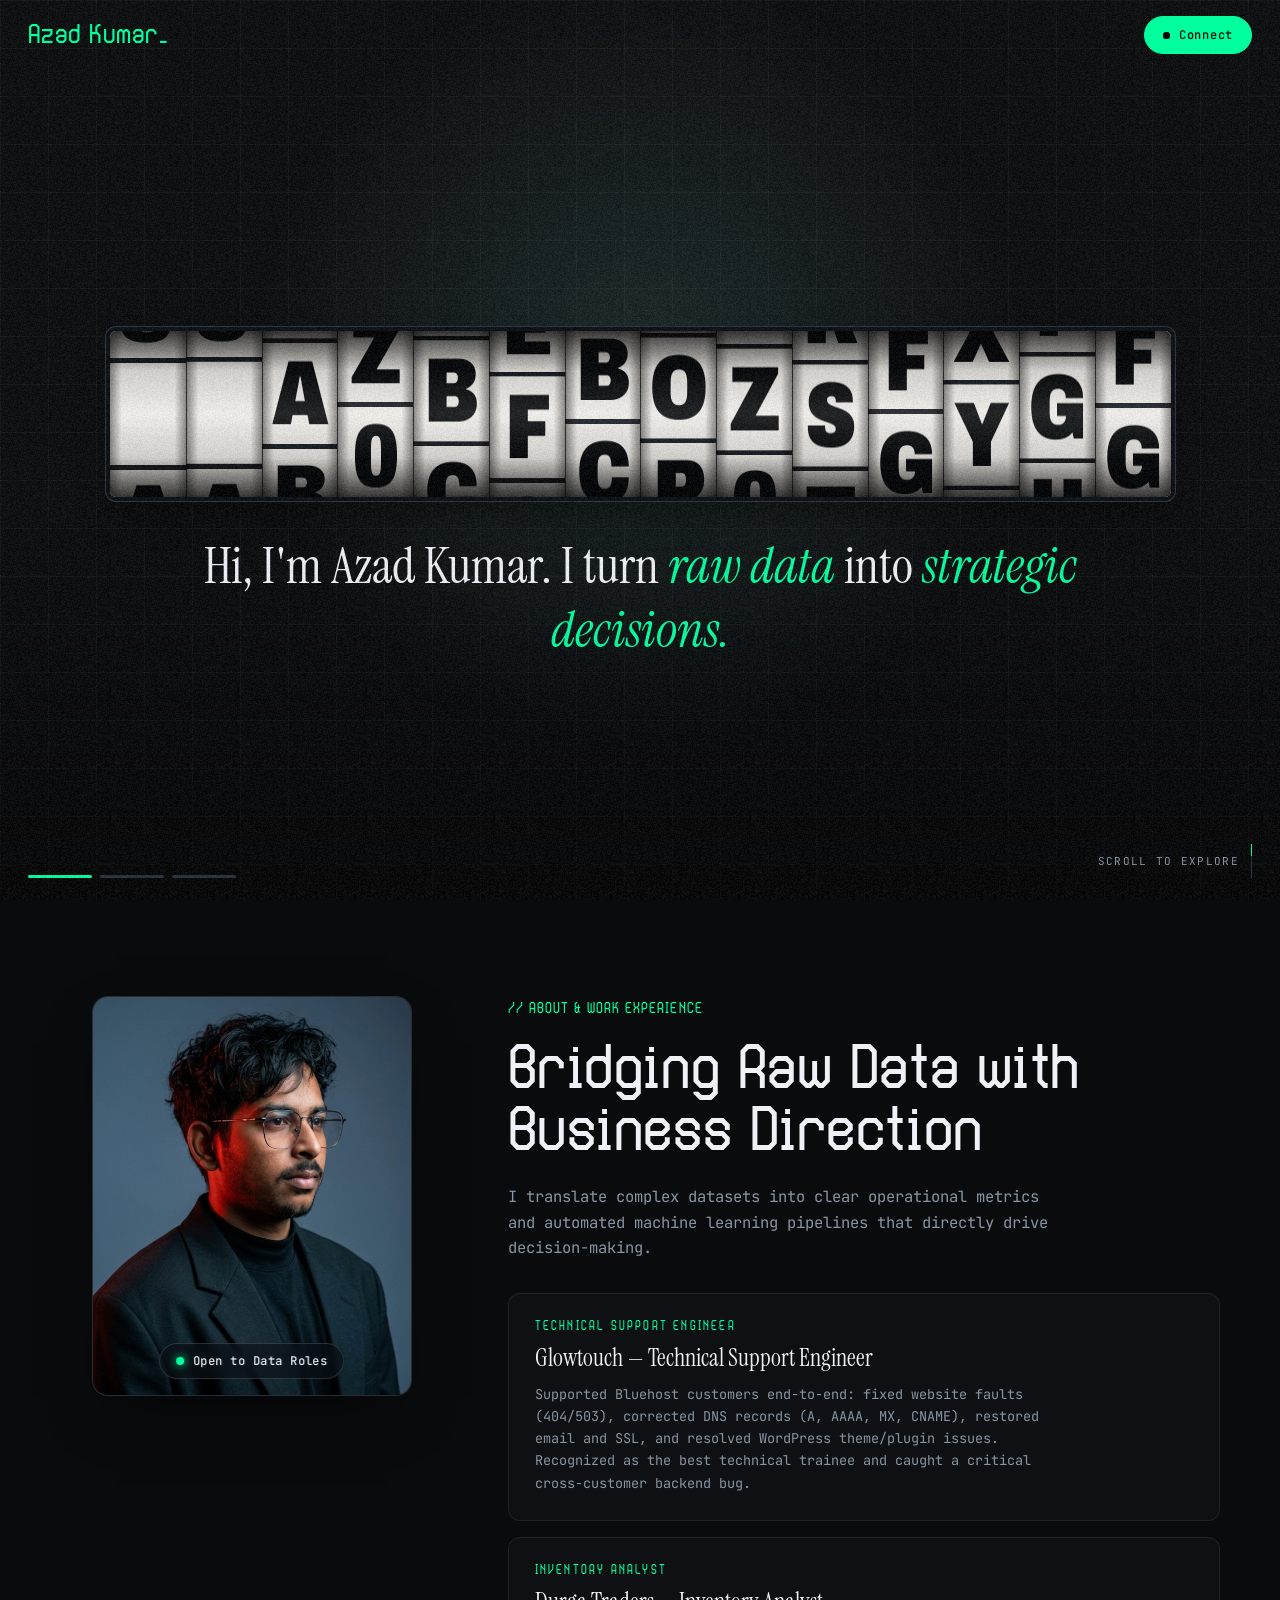
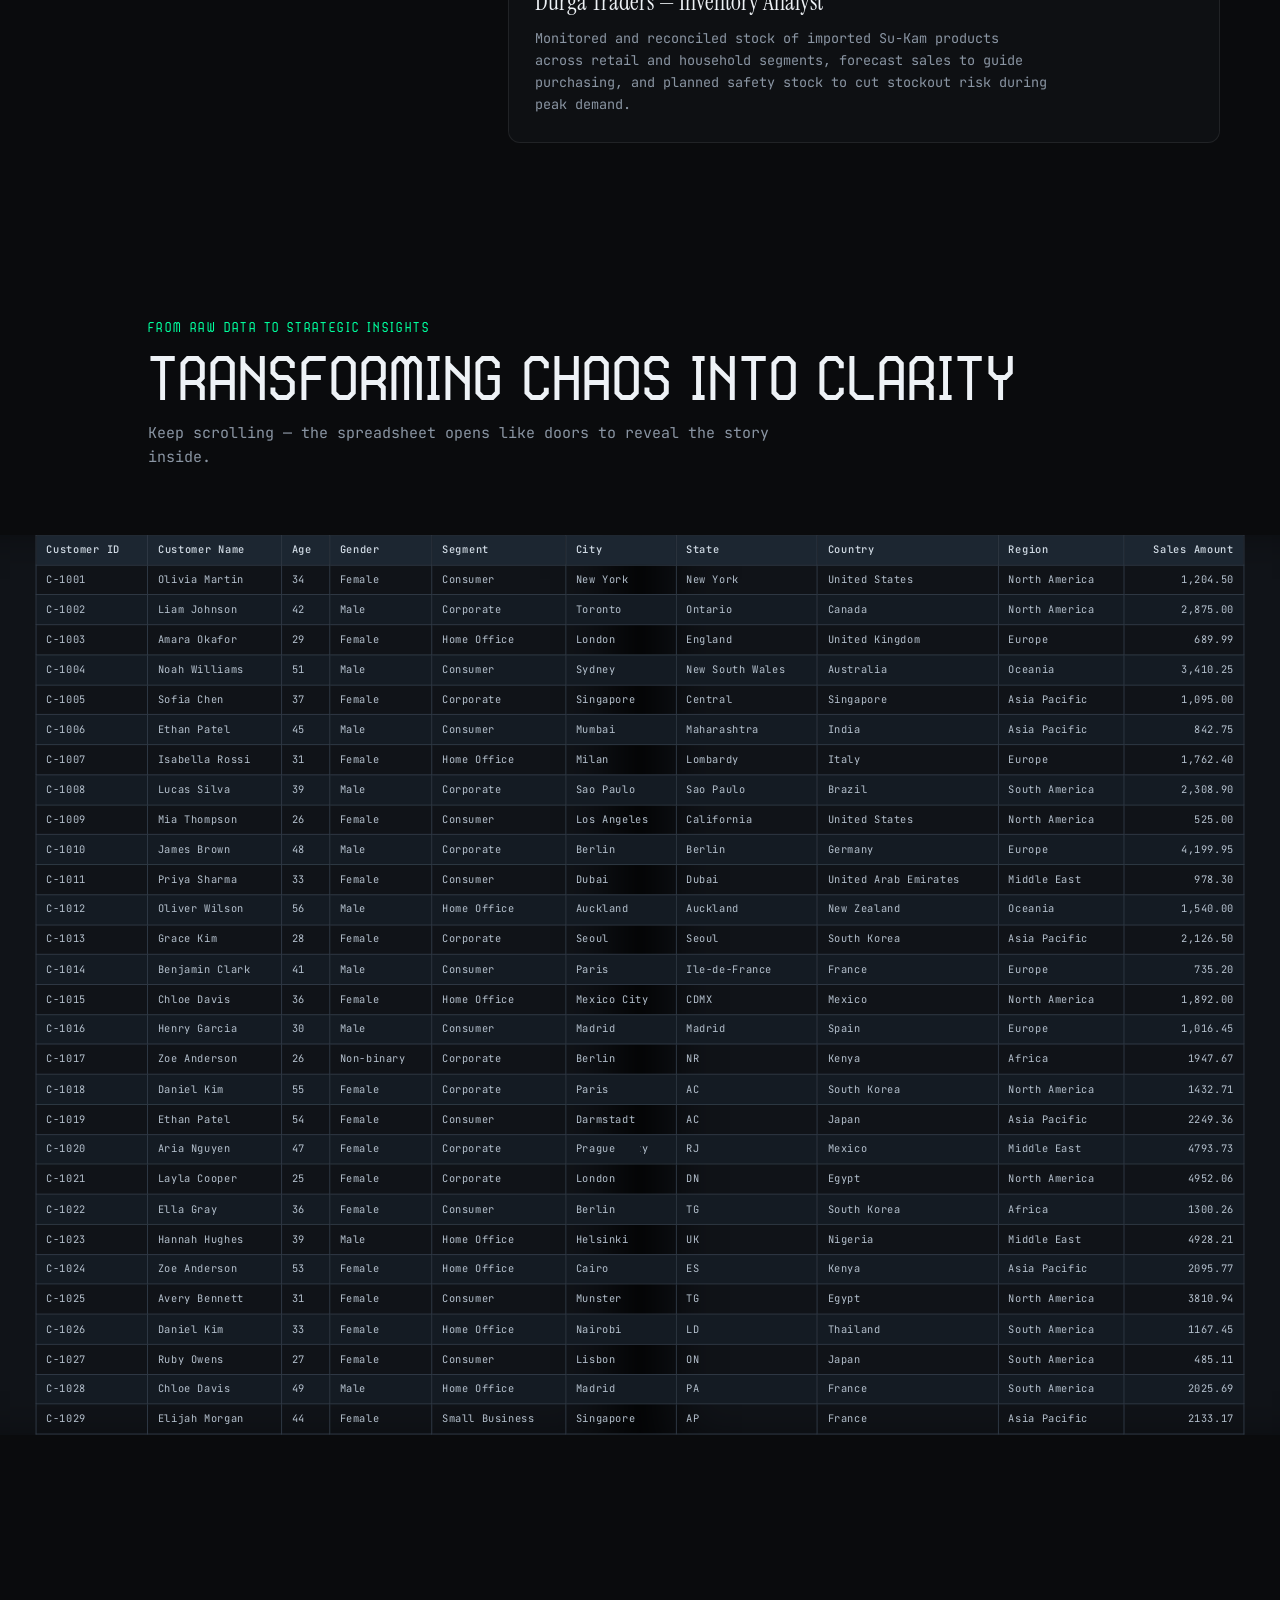
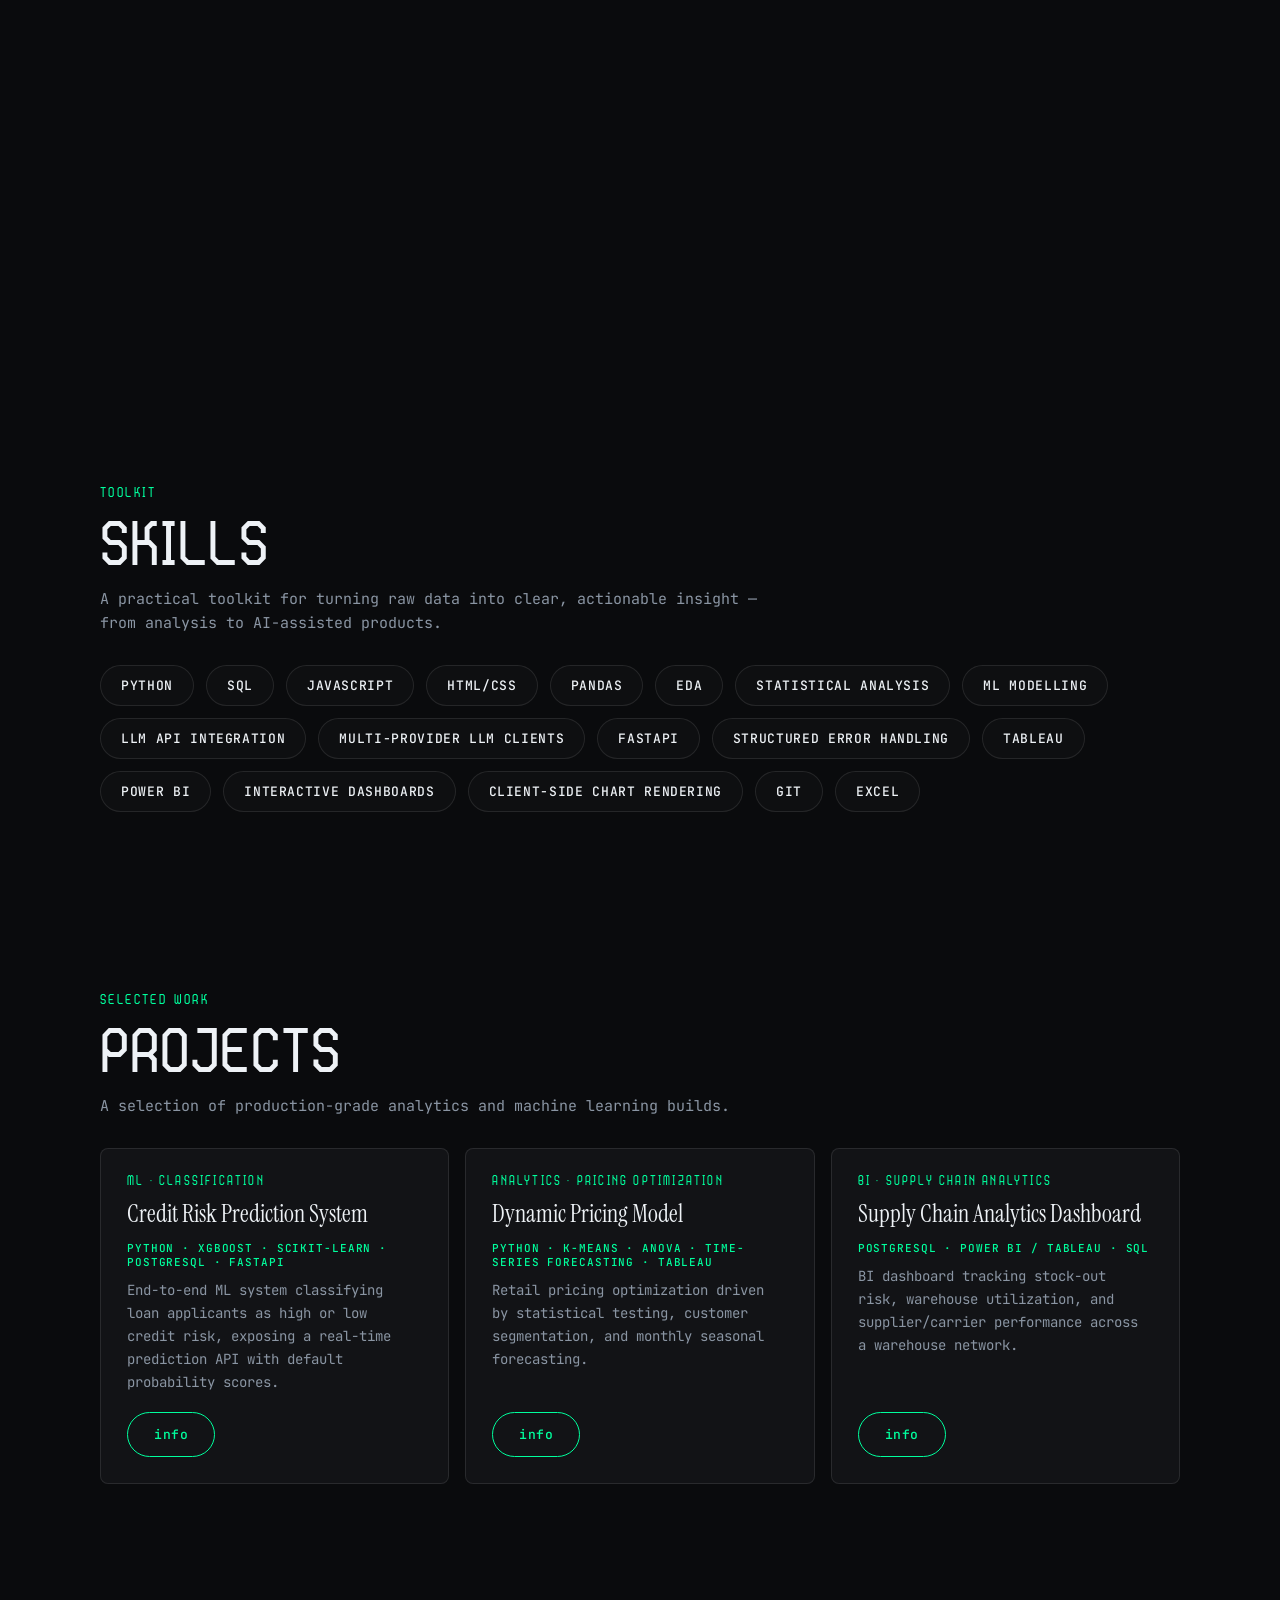
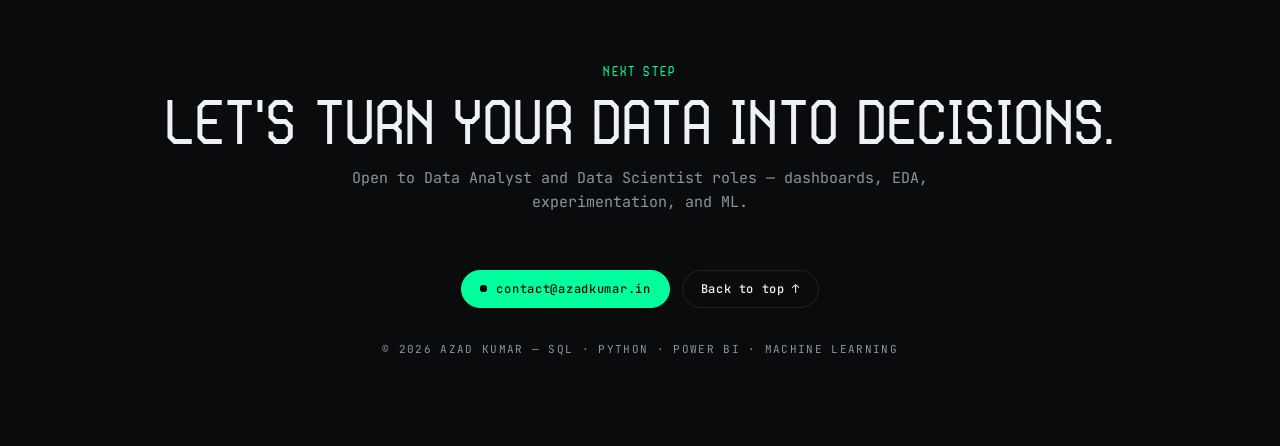
<file: index.html>
<!DOCTYPE html>
<html lang="en">
<head>
<meta charset="utf-8">
<meta name="viewport" content="width=device-width, initial-scale=1">
<title>Azad Kumar | Data Analyst &amp; Data Scientist</title>
<meta name="description" content="Azad Kumar — Data Analyst & Data Scientist. SQL, Python, Power BI, Machine Learning. Dashboards, EDA, predictive models.">
<meta name="theme-color" content="#0a0b0d">
<link rel="icon" type="image/png" href="assets/favicon/favicon">
<link rel="preconnect" href="https://fonts.googleapis.com">
<link rel="preconnect" href="https://fonts.gstatic.com" crossorigin>
<link href="https://fonts.googleapis.com/css2?family=Archivo:wdth,wght@75..125,900&family=Instrument+Serif:ital@0;1&family=JetBrains+Mono:wght@400;500&display=swap" rel="stylesheet">
<link rel="stylesheet" href="style.css">
<script src="script.js" defer></script>
</head>
<body id="top">

<h1 class="sr">Azad Kumar, Data Analyst and Data Scientist</h1>

<!-- Static background layers -->
<div class="grid" aria-hidden="true"></div>
<div class="glow" id="glow" aria-hidden="true"></div>
<div class="vig" aria-hidden="true"></div>
<div class="noise" id="noise" aria-hidden="true"></div>

<!-- NAV -->
<header class="nav">
  <a class="logo" href="#top" aria-label="Azad Kumar">Azad Kumar<i aria-hidden="true">_</i></a>
  <div class="right">
    <a class="cta" href="mailto:contact@azadkumar.in"><span class="dot" aria-hidden="true"></span>Connect</a>
  </div>
</header>

<!-- HERO -->
<main class="hero" id="hero">
  <div class="machine" id="machine">
    <div class="counter" id="counter" role="button" tabindex="0"
         aria-label="Azad Kumar portfolio counter. Press to show the next scene."></div>

    <p class="cap" id="cap" aria-live="polite" aria-atomic="true"></p>
  </div>
</main>

<!-- PHILOSOPHY / ABOUT -->
<section class="phil" id="process" aria-labelledby="phil-title">
  <div class="phil-in">
    <div class="about-grid">
      <aside class="profile-card" aria-label="Profile">
        <div class="profile-frame">
          <div class="profile-fallback" aria-hidden="true">
            <svg class="profile-silhouette" viewBox="0 0 64 64" fill="none" stroke="currentColor" stroke-width="1.5"><circle cx="32" cy="24" r="11"/><path d="M12 56c2-11 10-17 20-17s18 6 20 17"/></svg>
            <span>AZAD KUMAR</span>
          </div>
          <img class="profile-img" src="./assets/profile/main.webp" alt="Portrait of Azad Kumar" loading="lazy" decoding="async"
               onload="this.classList.add('is-loaded')" onerror="this.remove()">
          <span class="profile-badge"><span class="profile-dot" aria-hidden="true"></span>Open to Data Roles</span>
        </div>
      </aside>
      <div class="about-content">
        <p class="about-tag">// ABOUT &amp; WORK EXPERIENCE</p>
        <h2 class="about-title" id="phil-title">Bridging Raw Data with Business Direction</h2>
        <p class="about-lede">I translate complex datasets into clear operational metrics and automated machine learning pipelines that directly drive decision-making.</p>
        <div class="about-right">
          <article class="impact reveal">
            <p class="impact-tag">TECHNICAL SUPPORT ENGINEER</p>
            <h3>Glowtouch — Technical Support Engineer</h3>
            <p>Supported Bluehost customers end-to-end: fixed website faults (404/503), corrected DNS records (A, AAAA, MX, CNAME), restored email and SSL, and resolved WordPress theme/plugin issues. Recognized as the best technical trainee and caught a critical cross-customer backend bug.</p>
          </article>
          <article class="impact reveal">
            <p class="impact-tag">INVENTORY ANALYST</p>
            <h3>Durga Traders — Inventory Analyst</h3>
            <p>Monitored and reconciled stock of imported Su-Kam products across retail and household segments, forecast sales to guide purchasing, and planned safety stock to cut stockout risk during peak demand.</p>
          </article>
        </div>
      </div>
    </div>
  </div>
</section>
<!-- DATA REVEAL LENS -->
<section id="insights" aria-labelledby="lens-title" tabindex="0" role="region">
  <div class="wrap insights-head">
    <p class="eyebrow">From raw data to strategic insights</p>
    <h2 class="h2" id="lens-title">Transforming Chaos into Clarity</h2>
    <p class="lede">Keep scrolling — the spreadsheet opens like doors to reveal the story inside.</p>
  </div>
  <div class="insights-scroll">
    <div class="insights-sticky">
      <div class="insights-stage">

      <div class="raw-fullsheet" aria-hidden="true">
        <div class="sheet-pane sheet-pane-left">
          <div class="sheet-scroll"><table class="customer-sheet">
          <thead><tr><th>Customer ID</th><th>Customer Name</th><th>Age</th><th>Gender</th><th>Segment</th><th>City</th><th>State</th><th>Country</th><th>Region</th><th>Sales Amount</th></tr></thead>
          <tbody>
            <tr><td>C-1001</td><td>Olivia Martin</td><td>34</td><td>Female</td><td>Consumer</td><td>New York</td><td>New York</td><td>United States</td><td>North America</td><td>1,204.50</td></tr>
            <tr><td>C-1002</td><td>Liam Johnson</td><td>42</td><td>Male</td><td>Corporate</td><td>Toronto</td><td>Ontario</td><td>Canada</td><td>North America</td><td>2,875.00</td></tr>
            <tr><td>C-1003</td><td>Amara Okafor</td><td>29</td><td>Female</td><td>Home Office</td><td>London</td><td>England</td><td>United Kingdom</td><td>Europe</td><td>689.99</td></tr>
            <tr><td>C-1004</td><td>Noah Williams</td><td>51</td><td>Male</td><td>Consumer</td><td>Sydney</td><td>New South Wales</td><td>Australia</td><td>Oceania</td><td>3,410.25</td></tr>
            <tr><td>C-1005</td><td>Sofia Chen</td><td>37</td><td>Female</td><td>Corporate</td><td>Singapore</td><td>Central</td><td>Singapore</td><td>Asia Pacific</td><td>1,095.00</td></tr>
            <tr><td>C-1006</td><td>Ethan Patel</td><td>45</td><td>Male</td><td>Consumer</td><td>Mumbai</td><td>Maharashtra</td><td>India</td><td>Asia Pacific</td><td>842.75</td></tr>
            <tr><td>C-1007</td><td>Isabella Rossi</td><td>31</td><td>Female</td><td>Home Office</td><td>Milan</td><td>Lombardy</td><td>Italy</td><td>Europe</td><td>1,762.40</td></tr>
            <tr><td>C-1008</td><td>Lucas Silva</td><td>39</td><td>Male</td><td>Corporate</td><td>Sao Paulo</td><td>Sao Paulo</td><td>Brazil</td><td>South America</td><td>2,308.90</td></tr>
            <tr><td>C-1009</td><td>Mia Thompson</td><td>26</td><td>Female</td><td>Consumer</td><td>Los Angeles</td><td>California</td><td>United States</td><td>North America</td><td>525.00</td></tr>
            <tr><td>C-1010</td><td>James Brown</td><td>48</td><td>Male</td><td>Corporate</td><td>Berlin</td><td>Berlin</td><td>Germany</td><td>Europe</td><td>4,199.95</td></tr>
            <tr><td>C-1011</td><td>Priya Sharma</td><td>33</td><td>Female</td><td>Consumer</td><td>Dubai</td><td>Dubai</td><td>United Arab Emirates</td><td>Middle East</td><td>978.30</td></tr>
            <tr><td>C-1012</td><td>Oliver Wilson</td><td>56</td><td>Male</td><td>Home Office</td><td>Auckland</td><td>Auckland</td><td>New Zealand</td><td>Oceania</td><td>1,540.00</td></tr>
            <tr><td>C-1013</td><td>Grace Kim</td><td>28</td><td>Female</td><td>Corporate</td><td>Seoul</td><td>Seoul</td><td>South Korea</td><td>Asia Pacific</td><td>2,126.50</td></tr>
            <tr><td>C-1014</td><td>Benjamin Clark</td><td>41</td><td>Male</td><td>Consumer</td><td>Paris</td><td>Ile-de-France</td><td>France</td><td>Europe</td><td>735.20</td></tr>
            <tr><td>C-1015</td><td>Chloe Davis</td><td>36</td><td>Female</td><td>Home Office</td><td>Mexico City</td><td>CDMX</td><td>Mexico</td><td>North America</td><td>1,892.00</td></tr>
            <tr><td>C-1016</td><td>Henry Garcia</td><td>30</td><td>Male</td><td>Consumer</td><td>Madrid</td><td>Madrid</td><td>Spain</td><td>Europe</td><td>1,016.45</td></tr>
          </tbody>
          </table></div>
        </div>
        <div class="sheet-pane sheet-pane-right">
          <div class="sheet-scroll"></div>
        </div>

      </div>

      <div class="reveal-dashboard" aria-hidden="true">
        <div class="dash">

        <header class="dash-header"><strong>E-COMMERCE SALES DASHBOARD</strong><span class="year-filter">Year <b>All</b><i aria-hidden="true"></i></span></header>
        <div class="kpi kpi-sales"><span class="kpi-label">Total Sales</span><strong class="kpi-value">177.13M</strong><span class="kpi-note">Across all orders</span></div>
        <div class="kpi kpi-orders"><span class="kpi-label">Total Orders</span><strong class="kpi-value">138.116K</strong><span class="kpi-note">Customer transactions</span></div>
        <div class="kpi kpi-margin"><span class="kpi-label">Profit Margin %</span><strong class="kpi-value">42.99%</strong><span class="kpi-note">Net sales margin</span></div>

        
<section class="panel panel-month" aria-label="Total sales by month"><h3 class="panel-title">Total Sales by Month</h3>
          <div class="month-chart"><div class="month-yaxis"><span>20M</span><span>15M</span><span>10M</span><span>5M</span></div>
            <svg class="month-line" viewBox="0 0 360 120" preserveAspectRatio="none" aria-hidden="true">
              <path class="chart-grid" d="M0 12H360M0 40H360M0 68H360M0 96H360"/><path class="chart-area" d="M4 83L36 68L68 75L100 51L132 59L164 42L196 53L228 35L260 44L292 25L324 32L356 14V108H4Z"/><path class="chart-line" d="M4 83L36 68L68 75L100 51L132 59L164 42L196 53L228 35L260 44L292 25L324 32L356 14"/>
              <g class="chart-dots"><circle cx="4" cy="83" r="2.5"/><circle cx="36" cy="68" r="2.5"/><circle cx="68" cy="75" r="2.5"/><circle cx="100" cy="51" r="2.5"/><circle cx="132" cy="59" r="2.5"/><circle cx="164" cy="42" r="2.5"/><circle cx="196" cy="53" r="2.5"/><circle cx="228" cy="35" r="2.5"/><circle cx="260" cy="44" r="2.5"/><circle cx="292" cy="25" r="2.5"/><circle cx="324" cy="32" r="2.5"/><circle cx="356" cy="14" r="2.5"/></g>
            </svg><div class="month-labels"><span>Jan</span><span>Feb</span><span>Mar</span><span>Apr</span><span>May</span><span>Jun</span><span>Jul</span><span>Aug</span><span>Sep</span><span>Oct</span><span>Nov</span><span>Dec</span></div>
          </div>
        </section>

<section class="panel panel-category" aria-label="Total sales by product category"><h3 class="panel-title">Total Sales by Product Category</h3>
          <div class="category-bars"><div><i style="--bar:88%"></i><span>Electronics</span></div><div><i style="--bar:71%"></i><span>Furniture</span></div><div><i style="--bar:59%"></i><span>Clothing</span></div><div><i style="--bar:48%"></i><span>Home &amp; Garden</span></div><div><i style="--bar:36%"></i><span>Sports</span></div></div>
        </section>

<section class="panel panel-payment" aria-label="Total sales by payment method"><h3 class="panel-title">Total Sales by Payment Method</h3><div class="payment-content">
          <svg class="payment-donut" viewBox="0 0 100 100" aria-hidden="true"><circle class="donut-track" cx="50" cy="50" r="34"/><circle class="donut-part donut-credit" cx="50" cy="50" r="34" pathLength="100" stroke-dasharray="42 58"/><circle class="donut-part donut-debit" cx="50" cy="50" r="34" pathLength="100" stroke-dasharray="27 73" stroke-dashoffset="-42"/><circle class="donut-part donut-paypal" cx="50" cy="50" r="34" pathLength="100" stroke-dasharray="19 81" stroke-dashoffset="-69"/><circle class="donut-part donut-cash" cx="50" cy="50" r="34" pathLength="100" stroke-dasharray="12 88" stroke-dashoffset="-88"/><text x="50" y="48" text-anchor="middle">138K</text><text class="donut-caption" x="50" y="59" text-anchor="middle">ORDERS</text></svg>
          <ul class="payment-legend"><li><i class="legend-credit"></i>Credit Card <b>42%</b></li><li><i class="legend-debit"></i>Debit Card <b>27%</b></li><li><i class="legend-paypal"></i>PayPal <b>19%</b></li><li><i class="legend-cash"></i>Cash <b>12%</b></li></ul>
        </div></section>

<section class="panel panel-status" aria-label="Total sales by order status"><h3 class="panel-title">Total Sales by Order Status</h3><div class="status-bars">
          <div><span>Completed</span><i><b style="--bar:92%"></b></i><strong>92%</strong></div><div><span>Returned</span><i><b style="--bar:34%"></b></i><strong>34%</strong></div><div><span>Cancelled</span><i><b style="--bar:21%"></b></i><strong>21%</strong></div><div><span>Pending</span><i><b style="--bar:13%"></b></i><strong>13%</strong></div>
        </div></section>

<section class="panel panel-country" aria-label="Total sales by customer country"><h3 class="panel-title">Total Sales by Customer Country</h3><ol class="country-list">
          <li><span class="country-rank">01</span><span>United States</span><i><b style="--bar:94%"></b></i><strong>38.4M</strong></li><li><span class="country-rank">02</span><span>United Kingdom</span><i><b style="--bar:72%"></b></i><strong>24.8M</strong></li><li><span class="country-rank">03</span><span>Canada</span><i><b style="--bar:58%"></b></i><strong>19.2M</strong></li><li><span class="country-rank">04</span><span>Australia</span><i><b style="--bar:43%"></b></i><strong>14.6M</strong></li>
        </ol></section>
</div>
      </div>



      </div>
    </div>
  </div>
</section>

<!-- SKILLS (from resume) -->
<section class="section" id="skills-resume" aria-labelledby="resume-skills-title">
  <div class="wrap">
    <p class="eyebrow">Toolkit</p>
    <h2 class="h2" id="resume-skills-title">Skills</h2>
    <p class="lede">A practical toolkit for turning raw data into clear, actionable insight — from analysis to AI-assisted products.</p>
            <div class="skill-flow">
      <span class="skill-chip">Python</span>
      <span class="skill-chip">SQL</span>
      <span class="skill-chip">JavaScript</span>
      <span class="skill-chip">HTML/CSS</span>
      <span class="skill-chip">pandas</span>
      <span class="skill-chip">EDA</span>
      <span class="skill-chip">Statistical analysis</span>
      <span class="skill-chip">ML modelling</span>
      <span class="skill-chip">LLM API integration</span>
      <span class="skill-chip">Multi-provider LLM clients</span>
      <span class="skill-chip">FastAPI</span>
      <span class="skill-chip">Structured error handling</span>
      <span class="skill-chip">Tableau</span>
      <span class="skill-chip">Power BI</span>
      <span class="skill-chip">Interactive dashboards</span>
      <span class="skill-chip">Client-side chart rendering</span>
      <span class="skill-chip">Git</span>
      <span class="skill-chip">Excel</span>
    </div>
  </div>
</section>

<!-- PROJECTS -->
<section class="section" id="projects" aria-labelledby="projects-title">
  <div class="wrap">
    <p class="eyebrow">Selected work</p>
    <h2 class="h2" id="projects-title">Projects</h2>
    <p class="lede">A selection of production-grade analytics and machine learning builds.</p>
    <div class="proj-grid">
      <article class="card proj reveal">
        <p class="card-kicker">ML &middot; Classification</p>
        <h3>Credit Risk Prediction System</h3>
        <p class="proj-tech">Python &middot; XGBoost &middot; Scikit-Learn &middot; PostgreSQL &middot; FastAPI</p>
        <p class="proj-desc">End-to-end ML system classifying loan applicants as high or low credit risk, exposing a real-time prediction API with default probability scores.</p>
        <div class="proj-actions">
          <a class="btn-primary" href="projects/credit-risk.html">info</a>
        </div>
      </article>
      <article class="card proj reveal">
        <p class="card-kicker">Analytics &middot; Pricing Optimization</p>
        <h3>Dynamic Pricing Model</h3>
        <p class="proj-tech">Python &middot; K-Means &middot; ANOVA &middot; Time-Series Forecasting &middot; Tableau</p>
        <p class="proj-desc">Retail pricing optimization driven by statistical testing, customer segmentation, and monthly seasonal forecasting.</p>
        <div class="proj-actions">
          <a class="btn-primary" href="projects/dynamic-pricing.html">info</a>
        </div>
      </article>
      <article class="card proj reveal">
        <p class="card-kicker">BI &middot; Supply Chain Analytics</p>
        <h3>Supply Chain Analytics Dashboard</h3>
        <p class="proj-tech">PostgreSQL &middot; Power BI / Tableau &middot; SQL</p>
        <p class="proj-desc">BI dashboard tracking stock-out risk, warehouse utilization, and supplier/carrier performance across a warehouse network.</p>
        <div class="proj-actions">
          <a class="btn-primary" href="projects/supply-chain.html">info</a>
        </div>
      </article>
    </div>
  </div>
</section>
<!-- CONTACT -->
<section class="section" id="contact" aria-labelledby="contact-title">
  <div class="wrap contact">
    <p class="eyebrow">Next step</p>
    <h2 class="h2" id="contact-title">Let's turn your data into decisions.</h2>
    <p class="lede">Open to Data Analyst and Data Scientist roles — dashboards, EDA, experimentation, and ML.</p>
    <div class="phil-actions center">
      <a class="cta" href="mailto:contact@azadkumar.in"><span class="dot" aria-hidden="true"></span>contact@azadkumar.in</a>
      <a class="btn-ghost" href="#top">Back to top &uarr;</a>
    </div>
    <p class="foot-note">&copy; 2026 Azad Kumar — SQL &middot; Python &middot; Power BI &middot; Machine Learning</p>
  </div>
</section>




<!-- BOTTOM RAIL -->
<footer class="rail hero-bottom-indicators">
  <div class="segs hero-indicator" id="segs" aria-hidden="true">
    <span class="seg"><i></i></span><span class="seg"><i></i></span><span class="seg"><i></i></span>
  </div>
  <div class="scroll hero-indicator" aria-hidden="true"><span>Scroll to explore</span><span class="sline"><i></i></span></div>
</footer>

<div class="fps" id="fps" aria-hidden="true"></div>

</body>
</html>
</file>
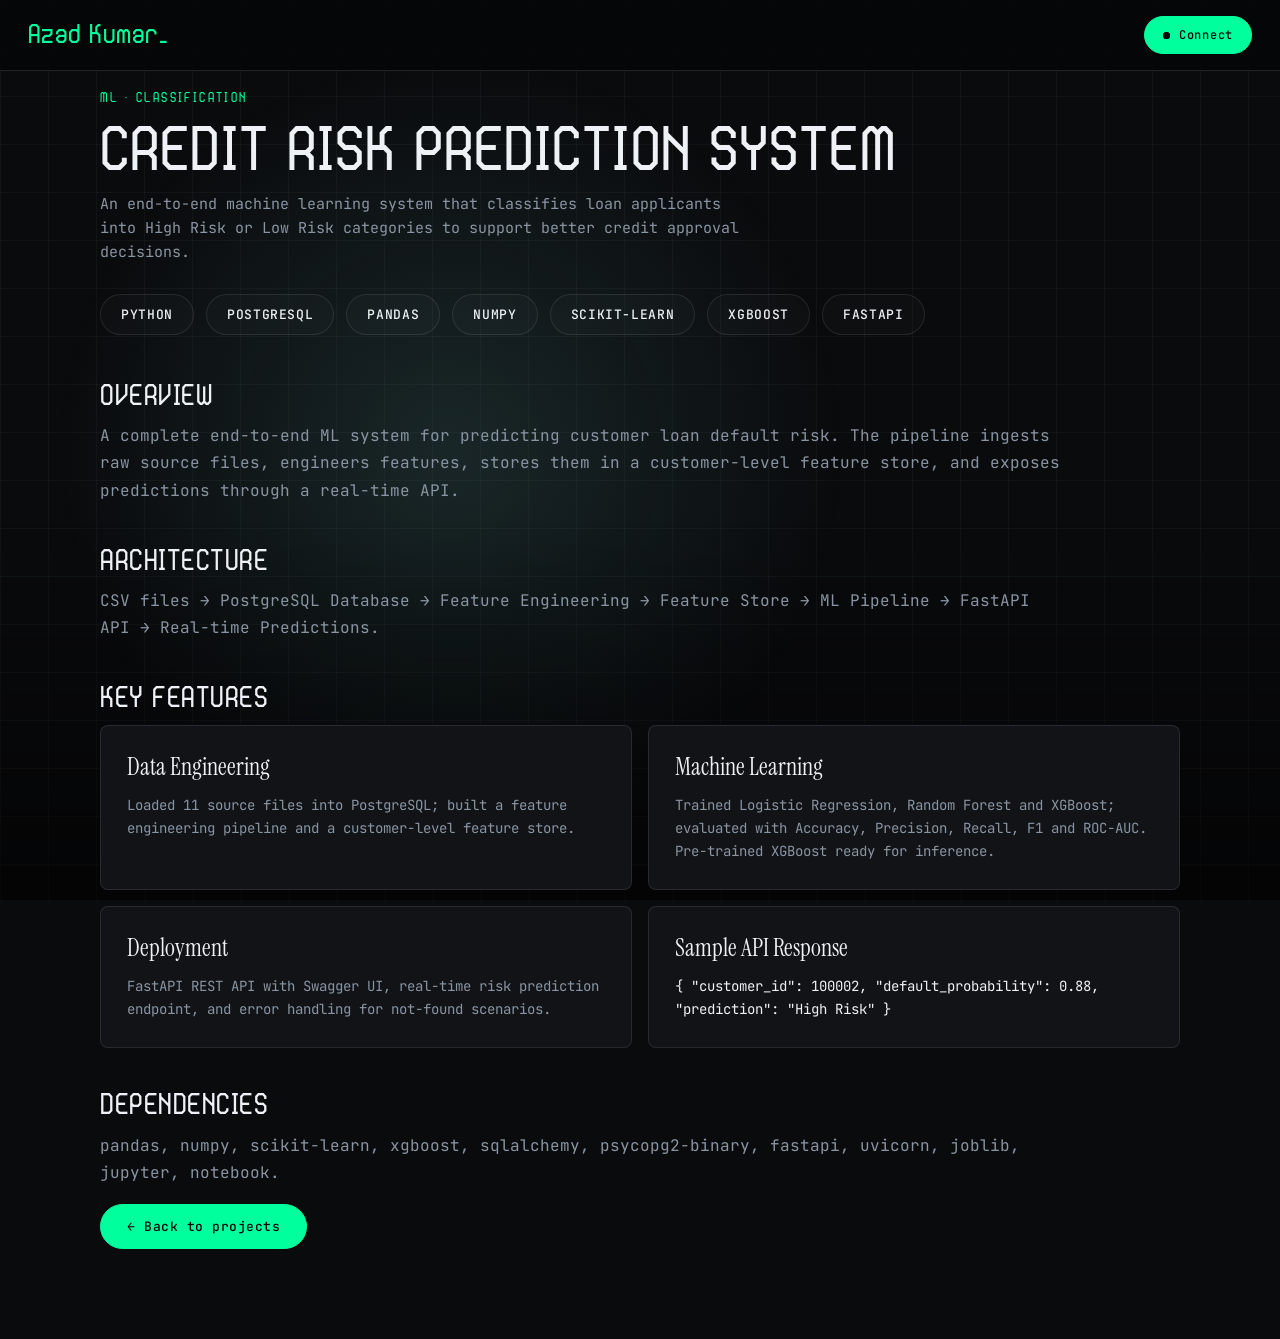
<file: projects/credit-risk.html>
<!DOCTYPE html>
<html lang="en">
<head>
<meta charset="utf-8">
<meta name="viewport" content="width=device-width, initial-scale=1">
<title>Credit Risk Prediction System | Azad Kumar</title>
<meta name="description" content="Credit Risk Prediction System — end-to-end ML system classifying loan applicants as high or low credit risk.">
<meta name="theme-color" content="#0a0b0d">
<link rel="preconnect" href="https://fonts.googleapis.com">
<link rel="preconnect" href="https://fonts.gstatic.com" crossorigin>
<link href="https://fonts.googleapis.com/css2?family=Archivo:wdth,wght@75..125,900&family=Instrument+Serif:ital@0;1&family=JetBrains+Mono:wght@400;500&display=swap" rel="stylesheet">
<link rel="stylesheet" href="../style.css">
</head>
<body id="top">
<div class="grid" aria-hidden="true"></div>
<div class="glow" id="glow" aria-hidden="true"></div>
<div class="vig" aria-hidden="true"></div>

<!-- NAV -->
<header class="nav" style="background-color:rgba(6,7,8,.94);border-bottom:1px solid rgba(255,255,255,.12)">
  <a class="logo" href="../index.html#top" aria-label="Azad Kumar">Azad Kumar<i aria-hidden="true">_</i></a>
  <div class="right">
    <a class="cta" href="../index.html#contact"><span class="dot" aria-hidden="true"></span>Connect</a>
  </div>
</header>

<!-- CONTENT -->
<section class="section">
  <div class="wrap">
    <p class="eyebrow">ML &middot; Classification</p>
    <h1 class="h2" style="font-size:clamp(30px,4.4vw,58px)">Credit Risk Prediction System</h1>
    <p class="lede">An end-to-end machine learning system that classifies loan applicants into High Risk or Low Risk categories to support better credit approval decisions.</p>

    <div class="skill-flow">
      <span class="skill-chip">Python</span>
      <span class="skill-chip">PostgreSQL</span>
      <span class="skill-chip">Pandas</span>
      <span class="skill-chip">NumPy</span>
      <span class="skill-chip">Scikit-Learn</span>
      <span class="skill-chip">XGBoost</span>
      <span class="skill-chip">FastAPI</span>
    </div>

    <h2 class="h2" style="font-size:26px;margin-top:48px">Overview</h2>
    <p style="color:var(--muted);line-height:1.7;max-width:60em">A complete end-to-end ML system for predicting customer loan default risk. The pipeline ingests raw source files, engineers features, stores them in a customer-level feature store, and exposes predictions through a real-time API.</p>

    <h2 class="h2" style="font-size:26px;margin-top:44px">Architecture</h2>
    <p style="color:var(--muted);line-height:1.7;max-width:60em">CSV files &rarr; PostgreSQL Database &rarr; Feature Engineering &rarr; Feature Store &rarr; ML Pipeline &rarr; FastAPI API &rarr; Real-time Predictions.</p>

    <h2 class="h2" style="font-size:26px;margin-top:44px">Key Features</h2>
    <div class="proj-grid" style="grid-template-columns:1fr 1fr">
      <article class="card">
        <h3>Data Engineering</h3>
        <p class="proj-desc">Loaded 11 source files into PostgreSQL; built a feature engineering pipeline and a customer-level feature store.</p>
      </article>
      <article class="card">
        <h3>Machine Learning</h3>
        <p class="proj-desc">Trained Logistic Regression, Random Forest and XGBoost; evaluated with Accuracy, Precision, Recall, F1 and ROC-AUC. Pre-trained XGBoost ready for inference.</p>
      </article>
      <article class="card">
        <h3>Deployment</h3>
        <p class="proj-desc">FastAPI REST API with Swagger UI, real-time risk prediction endpoint, and error handling for not-found scenarios.</p>
      </article>
      <article class="card">
        <h3>Sample API Response</h3>
        <p class="proj-desc" style="font-family:var(--mono);color:var(--text)">{ "customer_id": 100002, "default_probability": 0.88, "prediction": "High Risk" }</p>
      </article>
    </div>

    <h2 class="h2" style="font-size:26px;margin-top:44px">Dependencies</h2>
    <p style="color:var(--muted);line-height:1.7;max-width:60em">pandas, numpy, scikit-learn, xgboost, sqlalchemy, psycopg2-binary, fastapi, uvicorn, joblib, jupyter, notebook.</p>

    <div class="proj-actions" style="justify-content:flex-start">
      <a class="btn-primary" href="../index.html#projects">&larr; Back to projects</a>
    </div>
  </div>
</section>

</body>
</html>
</file>
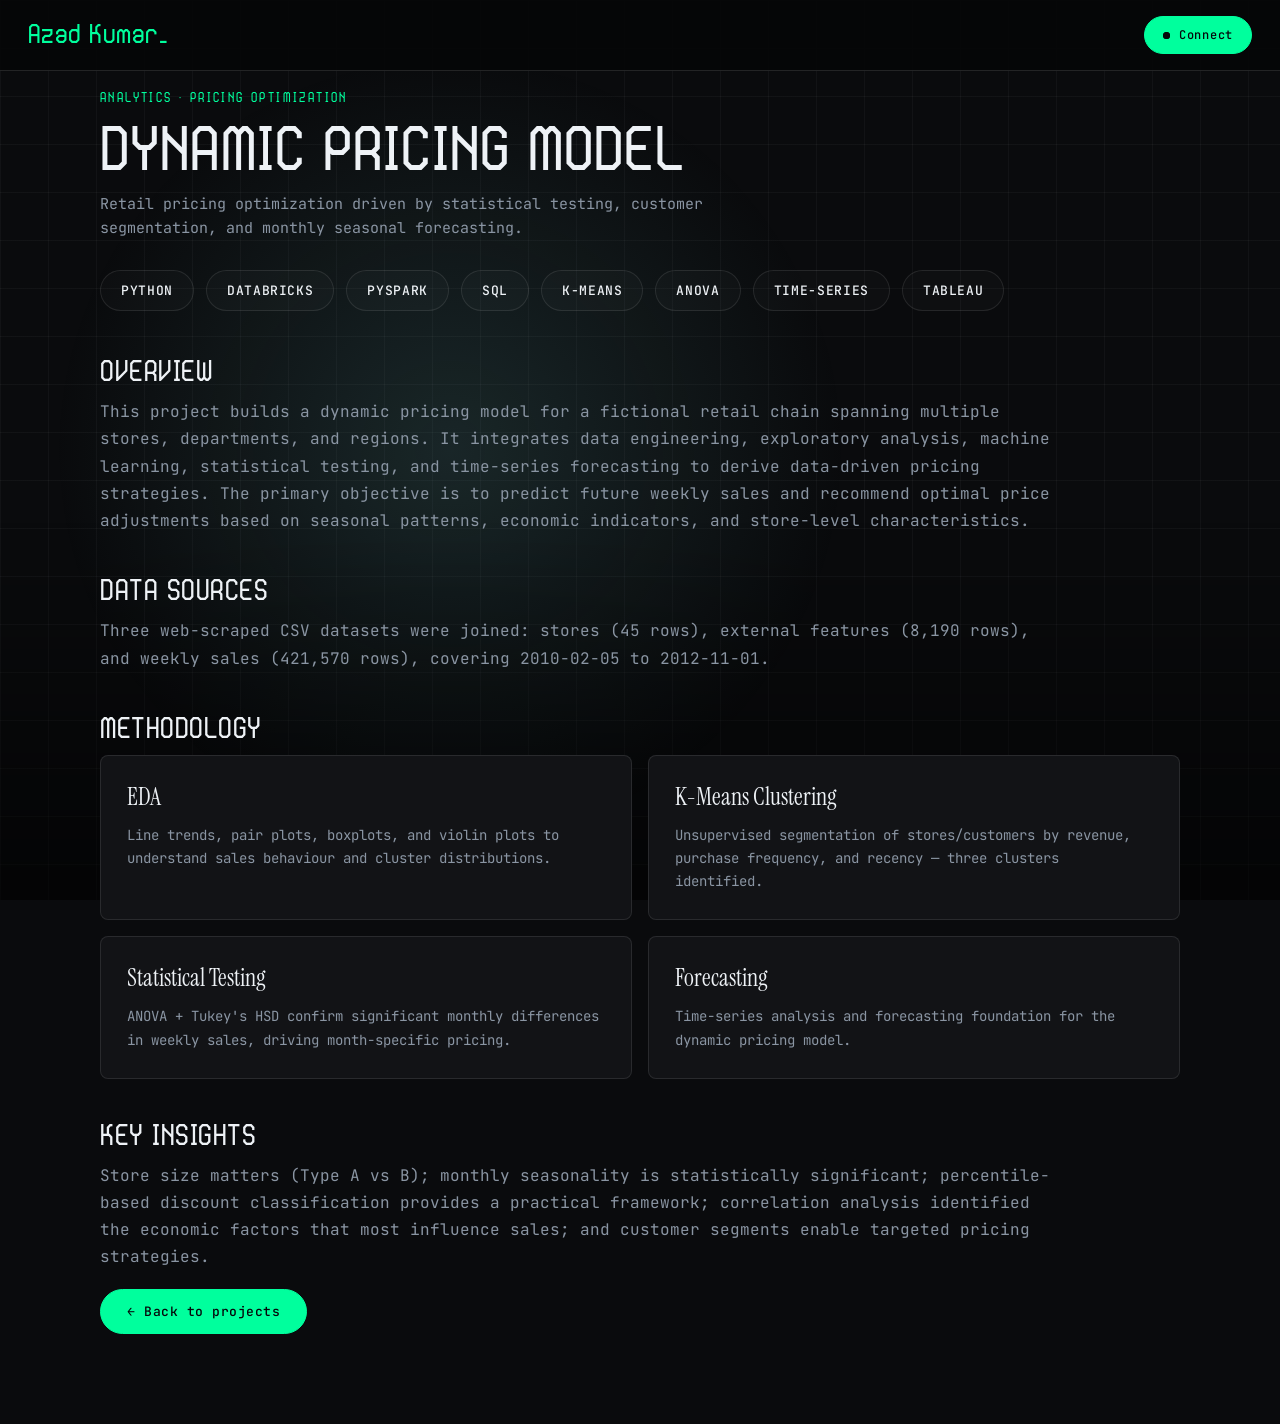
<file: projects/dynamic-pricing.html>
<!DOCTYPE html>
<html lang="en">
<head>
<meta charset="utf-8">
<meta name="viewport" content="width=device-width, initial-scale=1">
<title>Dynamic Pricing Model | Azad Kumar</title>
<meta name="description" content="Dynamic Pricing Model — retail pricing optimization driven by statistical testing, customer segmentation, and seasonal forecasting.">
<meta name="theme-color" content="#0a0b0d">
<link rel="preconnect" href="https://fonts.googleapis.com">
<link rel="preconnect" href="https://fonts.gstatic.com" crossorigin>
<link href="https://fonts.googleapis.com/css2?family=Archivo:wdth,wght@75..125,900&family=Instrument+Serif:ital@0;1&family=JetBrains+Mono:wght@400;500&display=swap" rel="stylesheet">
<link rel="stylesheet" href="../style.css">
</head>
<body id="top">
<div class="grid" aria-hidden="true"></div>
<div class="glow" id="glow" aria-hidden="true"></div>
<div class="vig" aria-hidden="true"></div>

<!-- NAV -->
<header class="nav" style="background-color:rgba(6,7,8,.94);border-bottom:1px solid rgba(255,255,255,.12)">
  <a class="logo" href="../index.html#top" aria-label="Azad Kumar">Azad Kumar<i aria-hidden="true">_</i></a>
  <div class="right">
    <a class="cta" href="../index.html#contact"><span class="dot" aria-hidden="true"></span>Connect</a>
  </div>
</header>

<!-- CONTENT -->
<section class="section">
  <div class="wrap">
    <p class="eyebrow">Analytics &middot; Pricing Optimization</p>
    <h1 class="h2" style="font-size:clamp(30px,4.4vw,58px)">Dynamic Pricing Model</h1>
    <p class="lede">Retail pricing optimization driven by statistical testing, customer segmentation, and monthly seasonal forecasting.</p>

    <div class="skill-flow">
      <span class="skill-chip">Python</span>
      <span class="skill-chip">Databricks</span>
      <span class="skill-chip">PySpark</span>
      <span class="skill-chip">SQL</span>
      <span class="skill-chip">K-Means</span>
      <span class="skill-chip">ANOVA</span>
      <span class="skill-chip">Time-Series</span>
      <span class="skill-chip">Tableau</span>
    </div>

    <h2 class="h2" style="font-size:26px;margin-top:48px">Overview</h2>
    <p style="color:var(--muted);line-height:1.7;max-width:60em">This project builds a dynamic pricing model for a fictional retail chain spanning multiple stores, departments, and regions. It integrates data engineering, exploratory analysis, machine learning, statistical testing, and time-series forecasting to derive data-driven pricing strategies. The primary objective is to predict future weekly sales and recommend optimal price adjustments based on seasonal patterns, economic indicators, and store-level characteristics.</p>

    <h2 class="h2" style="font-size:26px;margin-top:44px">Data Sources</h2>
    <p style="color:var(--muted);line-height:1.7;max-width:60em">Three web-scraped CSV datasets were joined: stores (45 rows), external features (8,190 rows), and weekly sales (421,570 rows), covering 2010-02-05 to 2012-11-01.</p>

    <h2 class="h2" style="font-size:26px;margin-top:44px">Methodology</h2>
    <div class="proj-grid" style="grid-template-columns:1fr 1fr">
      <article class="card">
        <h3>EDA</h3>
        <p class="proj-desc">Line trends, pair plots, boxplots, and violin plots to understand sales behaviour and cluster distributions.</p>
      </article>
      <article class="card">
        <h3>K-Means Clustering</h3>
        <p class="proj-desc">Unsupervised segmentation of stores/customers by revenue, purchase frequency, and recency — three clusters identified.</p>
      </article>
      <article class="card">
        <h3>Statistical Testing</h3>
        <p class="proj-desc">ANOVA + Tukey's HSD confirm significant monthly differences in weekly sales, driving month-specific pricing.</p>
      </article>
      <article class="card">
        <h3>Forecasting</h3>
        <p class="proj-desc">Time-series analysis and forecasting foundation for the dynamic pricing model.</p>
      </article>
    </div>

    <h2 class="h2" style="font-size:26px;margin-top:44px">Key Insights</h2>
    <p style="color:var(--muted);line-height:1.7;max-width:60em">Store size matters (Type A vs B); monthly seasonality is statistically significant; percentile-based discount classification provides a practical framework; correlation analysis identified the economic factors that most influence sales; and customer segments enable targeted pricing strategies.</p>

    <div class="proj-actions" style="justify-content:flex-start">
      <a class="btn-primary" href="../index.html#projects">&larr; Back to projects</a>
    </div>
  </div>
</section>

</body>
</html>
</file>
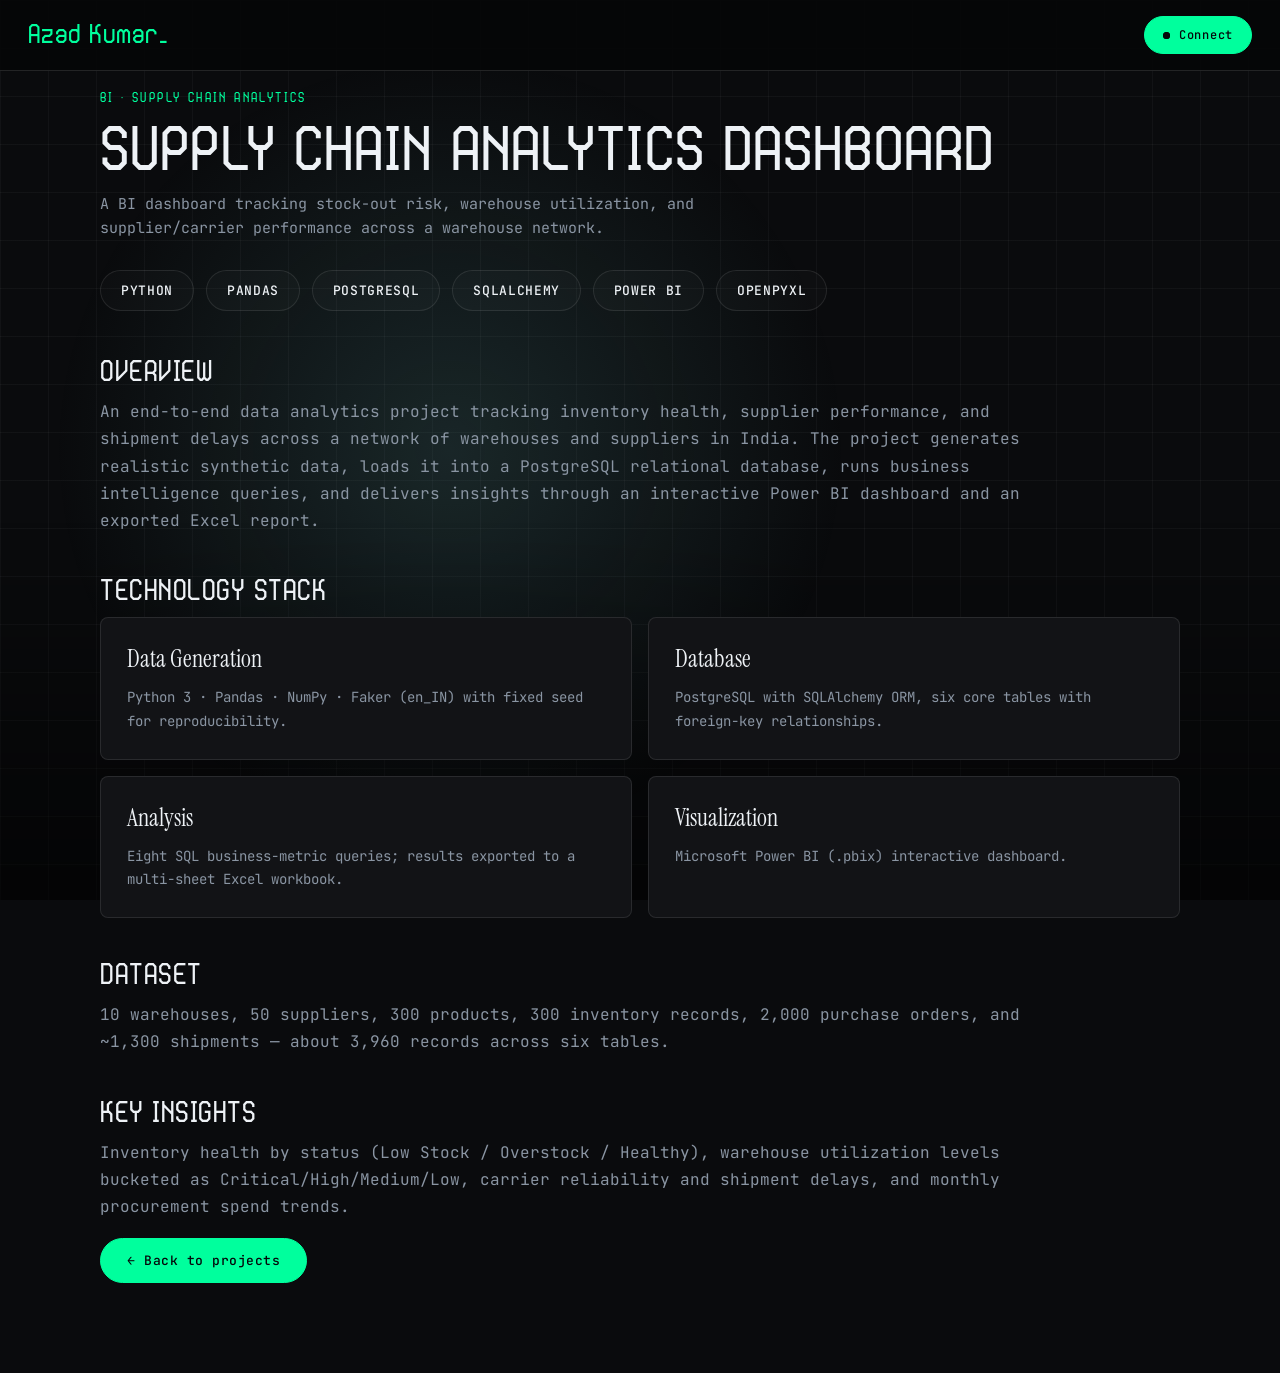
<file: projects/supply-chain.html>
<!DOCTYPE html>
<html lang="en">
<head>
<meta charset="utf-8">
<meta name="viewport" content="width=device-width, initial-scale=1">
<title>Supply Chain Analytics Dashboard | Azad Kumar</title>
<meta name="description" content="Supply Chain Analytics Dashboard — BI dashboard tracking stock-out risk, warehouse utilization, and supplier/carrier performance.">
<meta name="theme-color" content="#0a0b0d">
<link rel="preconnect" href="https://fonts.googleapis.com">
<link rel="preconnect" href="https://fonts.gstatic.com" crossorigin>
<link href="https://fonts.googleapis.com/css2?family=Archivo:wdth,wght@75..125,900&family=Instrument+Serif:ital@0;1&family=JetBrains+Mono:wght@400;500&display=swap" rel="stylesheet">
<link rel="stylesheet" href="../style.css">
</head>
<body id="top">
<div class="grid" aria-hidden="true"></div>
<div class="glow" id="glow" aria-hidden="true"></div>
<div class="vig" aria-hidden="true"></div>

<!-- NAV -->
<header class="nav" style="background-color:rgba(6,7,8,.94);border-bottom:1px solid rgba(255,255,255,.12)">
  <a class="logo" href="../index.html#top" aria-label="Azad Kumar">Azad Kumar<i aria-hidden="true">_</i></a>
  <div class="right">
    <a class="cta" href="../index.html#contact"><span class="dot" aria-hidden="true"></span>Connect</a>
  </div>
</header>

<!-- CONTENT -->
<section class="section">
  <div class="wrap">
    <p class="eyebrow">BI &middot; Supply Chain Analytics</p>
    <h1 class="h2" style="font-size:clamp(30px,4.4vw,58px)">Supply Chain Analytics Dashboard</h1>
    <p class="lede">A BI dashboard tracking stock-out risk, warehouse utilization, and supplier/carrier performance across a warehouse network.</p>

    <div class="skill-flow">
      <span class="skill-chip">Python</span>
      <span class="skill-chip">Pandas</span>
      <span class="skill-chip">PostgreSQL</span>
      <span class="skill-chip">SQLAlchemy</span>
      <span class="skill-chip">Power BI</span>
      <span class="skill-chip">OpenPyXL</span>
    </div>

    <h2 class="h2" style="font-size:26px;margin-top:48px">Overview</h2>
    <p style="color:var(--muted);line-height:1.7;max-width:60em">An end-to-end data analytics project tracking inventory health, supplier performance, and shipment delays across a network of warehouses and suppliers in India. The project generates realistic synthetic data, loads it into a PostgreSQL relational database, runs business intelligence queries, and delivers insights through an interactive Power BI dashboard and an exported Excel report.</p>

    <h2 class="h2" style="font-size:26px;margin-top:44px">Technology Stack</h2>
    <div class="proj-grid" style="grid-template-columns:1fr 1fr">
      <article class="card">
        <h3>Data Generation</h3>
        <p class="proj-desc">Python 3 &middot; Pandas &middot; NumPy &middot; Faker (en_IN) with fixed seed for reproducibility.</p>
      </article>
      <article class="card">
        <h3>Database</h3>
        <p class="proj-desc">PostgreSQL with SQLAlchemy ORM, six core tables with foreign-key relationships.</p>
      </article>
      <article class="card">
        <h3>Analysis</h3>
        <p class="proj-desc">Eight SQL business-metric queries; results exported to a multi-sheet Excel workbook.</p>
      </article>
      <article class="card">
        <h3>Visualization</h3>
        <p class="proj-desc">Microsoft Power BI (.pbix) interactive dashboard.</p>
      </article>
    </div>

    <h2 class="h2" style="font-size:26px;margin-top:44px">Dataset</h2>
    <p style="color:var(--muted);line-height:1.7;max-width:60em">10 warehouses, 50 suppliers, 300 products, 300 inventory records, 2,000 purchase orders, and ~1,300 shipments — about 3,960 records across six tables.</p>

    <h2 class="h2" style="font-size:26px;margin-top:44px">Key Insights</h2>
    <p style="color:var(--muted);line-height:1.7;max-width:60em">Inventory health by status (Low Stock / Overstock / Healthy), warehouse utilization levels bucketed as Critical/High/Medium/Low, carrier reliability and shipment delays, and monthly procurement spend trends.</p>

    <div class="proj-actions" style="justify-content:flex-start">
      <a class="btn-primary" href="../index.html#projects">&larr; Back to projects</a>
    </div>
  </div>
</section>

</body>
</html>
</file>
<file: style.css>
/* Azad Kumar portfolio: styles. Transform and opacity are the only animated properties. */

/* ---------- Eightgon display font (SIL OFL, GGBotNet) ---------- */
@font-face{
  font-family:'Eightgon';
  src:url('fonts/eightgon-font/Eightgon-OGn6p.ttf') format('truetype');
  font-weight:normal;font-style:normal;font-display:swap;
}
@font-face{
  font-family:'Eightgon';
  src:url('fonts/eightgon-font/EightgonItalic-Zpw6z.ttf') format('truetype');
  font-weight:normal;font-style:italic;font-display:swap;
}

:root{
  --font-eightgon:'Eightgon',monospace,sans-serif;
  --panel:#0a0b0d; --panel-high:#121316; --accent:#00FF9D; --accent-dim:#10B981;
  --amber:#ffb020; --ink:#05070a; --paper:#f3f1ec; --text:#eef2f6; --muted:#8a95a3;
  --line:rgba(238,242,246,.1);
  --spring:cubic-bezier(.22,1.28,.42,1);
  --mono:"JetBrains Mono",ui-monospace,Menlo,Consolas,monospace;
  --disp:"Archivo","Arial Narrow",Impact,sans-serif;
  --serif:"Instrument Serif",Georgia,"Times New Roman",serif;
}
*{box-sizing:border-box;margin:0;padding:0}
html,body{height:100%}
body{background:var(--panel);color:var(--text);font-family:var(--mono);overflow-x:hidden}
.sr{position:absolute;width:1px;height:1px;overflow:hidden;clip:rect(0 0 0 0);white-space:nowrap}
a{color:inherit}

/* ---------- static background layers ---------- */
.grid{position:fixed;inset:0;pointer-events:none;
  background-image:linear-gradient(rgba(232,238,245,.04) 1px,transparent 1px),linear-gradient(90deg,rgba(232,238,245,.04) 1px,transparent 1px);
  background-size:48px 48px}
.vig{position:fixed;inset:0;pointer-events:none;background:linear-gradient(to top,rgba(0,0,0,.6),transparent 42%)}
/* oversized gradient moved by transform only (never repainted) */
.glow{position:fixed;left:0;top:0;width:900px;height:900px;pointer-events:none;will-change:transform;
  background:radial-gradient(circle,rgba(86,150,150,.2),rgba(86,150,150,0) 62%)}
/* pre-rendered noise tile, static */
.noise{position:fixed;inset:0;pointer-events:none;opacity:.06;z-index:60;background-size:128px 128px}

/* ---------- nav ---------- */
@keyframes up{from{opacity:0;transform:translate3d(0,18px,0)}to{opacity:1;transform:translate3d(0,0,0)}}
.nav{position:fixed;top:0;left:0;width:100%;z-index:1000;display:grid;grid-template-columns:1fr auto 1fr;align-items:center;
  padding:1rem 28px;background-color:transparent;border-bottom:1px solid transparent;
  -webkit-backdrop-filter:blur(0);backdrop-filter:blur(0);
  transition:padding .3s ease,background-color .3s ease,border-color .3s ease,backdrop-filter .3s ease;
  will-change:transform;animation:up .9s var(--spring) .1s both}
.nav.is-scrolled{padding:.75rem 28px;background-color:rgba(6,7,8,.94);
  -webkit-backdrop-filter:blur(12px);backdrop-filter:blur(12px);
  border-bottom:1px solid rgba(255,255,255,.12)}
.logo{justify-self:start;font:400 24px/1 var(--font-eightgon);letter-spacing:.02em;color:var(--accent);text-decoration:none;white-space:nowrap}
.logo i{font-style:normal;animation:blink 1.1s steps(1) infinite}
@keyframes blink{50%{opacity:0}}

.links{display:flex;gap:34px;font-size:12px;text-transform:uppercase;letter-spacing:.14em}
.links a{display:inline-flex;align-items:flex-start;gap:3px;text-decoration:none;color:var(--text)}
.lk{display:block;overflow:hidden;height:1.5em;line-height:1.5em}
.lk b{display:block;font-weight:500;transition:transform .55s var(--spring)}
.lk b+b{color:var(--accent)}
.links sup{font-size:8px;color:var(--accent);line-height:1.5}

.right{justify-self:end;display:flex;align-items:center;gap:20px}
.nav .right{grid-column:3}

.cta{display:inline-flex;align-items:center;gap:9px;padding:10px 18px;border-radius:99px;border:1px solid var(--accent);
  background:var(--accent);color:var(--ink);font:500 12px var(--mono);letter-spacing:.06em;text-decoration:none;
  transition:transform .45s var(--spring),background .25s,color .25s}
.dot{position:relative;width:7px;height:7px;border-radius:50%;background:currentColor}
.dot::after{content:"";position:absolute;inset:0;border-radius:50%;background:currentColor;animation:ping 1.6s ease-out infinite}
@keyframes ping{from{transform:scale(1);opacity:.7}to{transform:scale(3.2);opacity:0}}

/* ---------- hero machine ---------- */
.hero{position:relative;z-index:10;min-height:100vh;display:flex;align-items:center;justify-content:center;
  padding-top:96px}
.machine{display:flex;flex-direction:column;align-items:center;gap:clamp(18px,3.4vw,40px);will-change:transform;max-width:100%}

/* ---------- counter and drums ---------- */
.counter{--h:clamp(40px,8vw,128px);position:relative;display:flex;border-radius:6px;background:#000;cursor:pointer;
  contain:layout paint;box-shadow:0 0 0 4px #0a0d12,0 0 0 5px #2a323d,0 20px 30px rgba(0,0,0,.5)}
.counter:focus-visible{outline:2px solid var(--accent);outline-offset:9px}
@media (max-width:560px){.counter{--h:min(11.2vw,calc((100vw - 32px) / 10.4))}}

.cell{position:relative;flex:none;width:calc(var(--h)*.74);height:calc(var(--h)*1.62);overflow:hidden;background:#15181d}
.f{position:absolute;left:0;right:0;top:50%;height:var(--h);margin-top:calc(var(--h)/-2);display:flex;align-items:center;justify-content:center;
  background:var(--paper);color:var(--ink);font:900 calc(var(--h)*.9)/1 var(--disp);font-stretch:75%;letter-spacing:-.02em;
  visibility:hidden;user-select:none}
.counter .f{will-change:transform}
/* one static shading layer per cell: dark top and bottom, soft middle highlight, dark sides, divider */
.sh{position:absolute;inset:0;pointer-events:none;background:
  linear-gradient(90deg,rgba(0,0,0,.42),rgba(0,0,0,0) 15%,rgba(0,0,0,0) 85%,rgba(0,0,0,.42)),
  linear-gradient(180deg,rgba(0,0,0,.8),rgba(0,0,0,.12) 24%,rgba(255,255,255,.1) 50%,rgba(0,0,0,.12) 76%,rgba(0,0,0,.8))}
.cell+.cell .sh{border-left:1px solid rgba(0,0,0,.7)}

/* ---------- caption ---------- */
.cap{font:400 clamp(22px,4vw,64px)/1.12 var(--serif);text-align:center;max-width:20em;min-height:2.3em;padding:0 16px;color:var(--text)}
.w{display:inline-block;overflow:hidden;vertical-align:top;padding-bottom:.14em}
.wi{display:inline-block;transform:translate3d(0,110%,0);transition:transform .8s var(--spring)}
.cap.in .wi{transform:translate3d(0,0,0)}
.em{color:var(--accent);font-style:italic}

/* ---------- bottom rail ---------- */
.rail{position:fixed;left:0;right:0;bottom:0;z-index:20;display:grid;grid-template-columns:1fr auto;align-items:end;gap:16px;
  padding:22px 28px;font-size:11px;text-transform:uppercase;letter-spacing:.12em;color:var(--muted);
  will-change:transform;animation:up .9s var(--spring) .45s both}
.segs{display:flex;gap:8px}
.seg{width:64px;height:3px;border-radius:2px;background:#27303b;overflow:hidden}
.seg i{display:block;height:100%;background:var(--accent);transform:scaleX(0);transform-origin:left}
.seg.done i{transform:scaleX(1)}
.seg.run i{animation:fill 5s linear forwards}
@keyframes fill{to{transform:scaleX(1)}}
.scroll{justify-self:end;display:flex;align-items:center;gap:12px}
.hero-indicator{opacity:1;visibility:visible;
  transition:opacity .15s ease-out,visibility .15s ease-out,transform .15s ease-out}
.hero-indicator.is-hidden{opacity:0;visibility:hidden;pointer-events:none;transform:translateY(8px)}
.sline{position:relative;width:1px;height:34px;background:#27303b;overflow:hidden}
.sline i{position:absolute;left:0;top:0;width:1px;height:12px;background:var(--accent);animation:drop 1.8s ease-in-out infinite}
@keyframes drop{from{transform:translateY(-12px)}to{transform:translateY(34px)}}
body.paused *,body.paused *::after{animation-play-state:paused!important}

/* ---------- philosophy / about ---------- */
.phil{position:relative;z-index:10;min-height:100vh;padding:6rem 2rem;scroll-margin-top:80px}
.phil-in{max-width:1160px;margin:0 auto}
.about-grid{display:grid;grid-template-columns:minmax(0,35fr) minmax(0,65fr);gap:clamp(32px,5vw,72px);align-items:start}

/* profile card (left) */
.profile-card{position:sticky;top:96px;width:100%;max-width:320px;justify-self:center}
.profile-frame{position:relative;width:100%;height:400px;border-radius:16px;overflow:hidden;
  border:1px solid rgba(255,255,255,.1);background:#121418;
  box-shadow:inset 0 0 40px rgba(0,255,157,.06),inset 0 1px 0 rgba(255,255,255,.06),0 24px 60px -24px rgba(0,0,0,.7);
  transition:border-color .3s,box-shadow .3s}
.profile-frame:hover{border-color:rgba(0,255,157,.45);box-shadow:inset 0 0 40px rgba(0,255,157,.1),0 0 32px rgba(0,255,157,.15),0 24px 60px -24px rgba(0,0,0,.7)}
.profile-fallback{position:absolute;inset:0;display:flex;flex-direction:column;align-items:center;justify-content:center;gap:18px;
  background:radial-gradient(120% 80% at 50% 0%,rgba(0,255,157,.14),transparent 60%),linear-gradient(160deg,#16191e 0%,#0d0f12 100%);
  color:rgba(238,242,246,.28)}
.profile-silhouette{width:96px;height:96px}
.profile-fallback span{font:500 13px var(--mono);letter-spacing:.32em;color:rgba(238,242,246,.55)}
.profile-img{position:absolute;inset:0;width:100%;height:100%;object-fit:cover;display:block;opacity:0;transition:opacity .5s ease}
.profile-img.is-loaded{opacity:1}
.profile-badge{position:absolute;left:50%;bottom:16px;transform:translateX(-50%);z-index:2;display:inline-flex;align-items:center;gap:9px;white-space:nowrap;
  padding:9px 16px;border-radius:99px;font:500 12px var(--mono);letter-spacing:.04em;color:var(--text);
  background:rgba(14,16,19,.55);border:1px solid rgba(255,255,255,.14);
  -webkit-backdrop-filter:blur(12px) saturate(140%);backdrop-filter:blur(12px) saturate(140%)}
.profile-dot{width:8px;height:8px;border-radius:50%;background:var(--accent);box-shadow:0 0 10px var(--accent)}

/* content (right) */
.about-content{min-width:0;padding-top:4px}
.about-tag{font:400 13px/1.4 var(--font-eightgon);letter-spacing:.08em;color:var(--accent);margin-bottom:20px}
.about-title{font:400 clamp(34px,4.4vw,58px)/1.1 var(--font-eightgon);letter-spacing:.01em;color:var(--text);margin-bottom:22px;max-width:13em}
.about-lede{font:400 clamp(14px,1.25vw,15.5px)/1.65 var(--mono);color:var(--muted);max-width:36em;margin-bottom:32px}
.about-actions{display:flex;align-items:center;gap:1.5rem;flex-wrap:wrap;margin-bottom:48px}
.btn-primary{display:inline-flex;align-items:center;gap:10px;padding:13px 26px;border-radius:99px;border:1px solid var(--accent);background:var(--accent);color:var(--ink);font:500 13px var(--mono);letter-spacing:.04em;text-decoration:none;transition:transform .45s var(--spring),box-shadow .25s,background .25s}
.btn-primary:hover{box-shadow:0 0 24px rgba(0,255,157,.35)}
.btn-quiet{font:500 13px var(--mono);color:var(--muted);text-decoration:none;border-bottom:1px solid transparent;padding-bottom:2px;transition:color .25s,border-color .25s}
.btn-quiet:hover{color:var(--accent);border-color:var(--accent)}
.about-right{display:grid;gap:16px}
.impact{background:#0e1013;border:1px solid rgba(255,255,255,.08);border-radius:12px;padding:26px;transition:border-color .3s,box-shadow .3s,transform .5s var(--spring)}
.impact:hover{border-color:var(--accent);box-shadow:0 0 28px rgba(0,255,157,.12)}
.impact-tag{font:400 11px var(--font-eightgon);letter-spacing:.2em;color:var(--accent);margin-bottom:12px}
.impact h3{font:400 24px/1.2 var(--serif);color:var(--text);margin-bottom:10px}
.impact p:last-child{font:400 13.5px/1.65 var(--mono);color:var(--muted);max-width:38em}
@media (max-width:900px){
  .about-grid{grid-template-columns:1fr}
  .profile-card{position:relative;top:auto}
  .about-title{max-width:16em}
}
@media (max-width:600px){
  .phil{padding:5rem 1.25rem}
  .profile-frame{height:360px}
}
/* ---------- shared sections ---------- */
.section{position:relative;z-index:10;padding:clamp(70px,10vh,120px) clamp(20px,6vw,48px);scroll-margin-top:90px}
.wrap{max-width:1080px;margin:0 auto}
.h2{font:400 clamp(32px,4.6vw,56px)/1.05 var(--font-eightgon);text-transform:uppercase;letter-spacing:.02em;margin-bottom:12px}
.eyebrow{font:400 12px/1.4 var(--font-eightgon);letter-spacing:.2em;text-transform:uppercase;color:var(--accent);margin-bottom:14px}
.lede{font:400 15px/1.6 var(--mono);color:var(--muted);margin-bottom:30px;max-width:44em}
.card{background:var(--panel-high);border:1px solid var(--line);border-radius:8px;padding:26px;transition:border-color .25s,transform .45s var(--spring)}
.card:hover{border-color:rgba(0,255,157,.35)}
.card-kicker{font:400 11px var(--font-eightgon);letter-spacing:.2em;text-transform:uppercase;color:var(--accent);margin-bottom:12px}
.card h3{font:400 24px/1.25 var(--serif);margin-bottom:12px}
.phil-actions{display:flex;gap:12px;margin-top:26px;flex-wrap:wrap}
.phil-actions.center{justify-content:center}
.btn-ghost{display:inline-flex;align-items:center;padding:10px 18px;border:1px solid var(--line);border-radius:99px;background:transparent;color:var(--text);font:500 12px var(--mono);letter-spacing:.05em;text-decoration:none;cursor:pointer;transition:border-color .25s,background .25s,transform .45s var(--spring)}
.btn-ghost:hover{border-color:var(--accent);background:rgba(0,255,157,.08)}
.btn-link{font:500 12px var(--mono);color:var(--accent);text-decoration:none}
.reveal{opacity:0;transform:translate3d(0,18px,0);transition:opacity .6s ease,transform .7s var(--spring)}
.reveal.on{opacity:1;transform:none}


/* ---------- insights: full-screen scroll reveal (door opening) ---------- */
.insights-scroll{position:relative;height:340vh;scroll-margin-top:0}
.insights-sticky{position:sticky;top:0;height:100vh;overflow:hidden;z-index:10}
.insights-stage{--chart-blue:#39a8ff;--chart-deep:#1476c8;--dash-bg:#121a23;--dash-surface:#19232e;--dash-raised:#202d39;--dash-border:#344352;--dash-grid:#354555;--dash-text:#e5edf5;--dash-muted:#afbdcb;--open:0;
  position:relative;width:100%;height:100%;background:#101318;isolation:isolate;overflow:hidden}
#insights{position:relative;scroll-margin-top:90px}
.insights-head{padding:clamp(64px,9vh,110px) clamp(20px,6vw,48px) clamp(28px,4vh,44px)}

/* base: spreadsheet fitted to the screen */
.raw-fullsheet{position:absolute;inset:0;z-index:3;overflow:hidden;user-select:none;isolation:isolate}
.sheet-pane{position:absolute;top:0;bottom:0;width:50%;overflow:hidden;background:#101318;will-change:transform}
.sheet-pane-left{left:0;transform:translateX(calc(-100%*var(--open,0)));box-shadow:inset -46px 0 52px -18px rgba(0,0,0,.85)}
.sheet-pane-right{right:0;transform:translateX(calc(100%*var(--open,0)));box-shadow:inset 46px 0 52px -18px rgba(0,0,0,.85)}
.sheet-pane .sheet-scroll{position:absolute;top:0;bottom:0;width:200%;overflow:hidden;display:flex;align-items:center;justify-content:center}
.sheet-pane-left .sheet-scroll{left:0}
.sheet-pane-right .sheet-scroll{right:0}
.sheet-pane .sheet-scroll::-webkit-scrollbar{display:none}
.sheet-pane .sheet-scroll::-webkit-scrollbar-track{display:none}
.crack-line{position:absolute;left:50%;top:-2px;bottom:-2px;width:16px;transform:translateX(-50%);z-index:4;pointer-events:none;opacity:clamp(0,calc(1.5*(1 - var(--open,0))),1)}
.crack-line .crk-outer{fill:none;stroke:rgba(0,0,0,.85);stroke-width:2.4;stroke-linecap:round}
.crack-line .crk-inner{fill:none;stroke:rgba(170,190,205,.32);stroke-width:.8;stroke-linecap:round}
.raw-fullsheet .customer-sheet{width:max-content;border-collapse:collapse;font:400 clamp(7px,.9vw,11px)/1.4 var(--mono);color:#b5c1ce;min-width:100%;transform-origin:center center;transform:scale(var(--fit-scale,1))}
.raw-fullsheet .customer-sheet th,.raw-fullsheet .customer-sheet td{padding:clamp(4px,.6vw,12px) clamp(4px,.8vw,14px);border:1px solid #303a46;text-align:left;white-space:nowrap;overflow:hidden;text-overflow:ellipsis}
.raw-fullsheet .customer-sheet th{background:#1c2631;color:#d1dbe5;font-weight:500;letter-spacing:.01em}
.raw-fullsheet .customer-sheet tbody tr:nth-child(even){background:#141b23}
.raw-fullsheet .customer-sheet td:last-child,.raw-fullsheet .customer-sheet th:last-child{text-align:right;font-variant-numeric:tabular-nums}

/* reveal layer: sits behind the spreadsheet; exposed when the sheet splits */
.reveal-dashboard{position:absolute;inset:0;z-index:1;overflow:hidden;background:var(--dash-bg)}


#insights:focus-visible{outline:2px solid var(--accent);outline-offset:-2px}

.insights-stage .dash{position:absolute;inset:0;padding:18px;display:grid;grid-template-columns:repeat(12,minmax(0,1fr));grid-template-rows:44px 88px minmax(0,1fr) minmax(0,1fr);gap:10px;color:var(--dash-text);background:var(--dash-bg)}
.insights-stage .dash-header{grid-column:1/-1;display:flex;align-items:center;justify-content:space-between;gap:12px;padding:0 12px;border:1px solid #3b4b5b;border-radius:5px;background:var(--dash-raised);color:#f1f6fb}
.insights-stage .dash-header strong{font:600 11px/1 var(--mono);letter-spacing:.12em}
.insights-stage .year-filter{display:flex;align-items:center;gap:9px;padding:5px 8px;border:1px solid #46596c;border-radius:3px;font:400 9px var(--mono);color:#d2deea}
.insights-stage .year-filter b{color:#fff;font-weight:600}.insights-stage .year-filter i{width:6px;height:6px;margin:-3px 2px 0 1px;border-right:1px solid #a9bdd0;border-bottom:1px solid #a9bdd0;transform:rotate(45deg)}
.insights-stage .kpi,.insights-stage .panel{min-width:0;min-height:0;padding:14px;border:1px solid var(--dash-border);border-radius:5px;background:var(--dash-surface);box-shadow:0 3px 12px rgba(0,0,0,.16)}
.insights-stage .kpi{display:flex;flex-direction:column;justify-content:center;gap:5px;border-top:2px solid var(--chart-blue)}
.insights-stage .kpi-sales{grid-column:span 4}.insights-stage .kpi-orders{grid-column:span 4}.insights-stage .kpi-margin{grid-column:span 4}
.insights-stage .kpi-label,.insights-stage .panel-title{font:600 10px/1.35 var(--mono);letter-spacing:.045em;color:var(--dash-muted)}
.insights-stage .kpi-value{font:600 clamp(18px,2.5vw,27px)/1 var(--disp);font-variant-numeric:tabular-nums;color:#f1f6fb}
.insights-stage .kpi-note{font:400 9px var(--mono);color:#a1afbd}
.insights-stage .panel{display:flex;flex-direction:column;gap:11px}
.insights-stage .panel-title{font-size:10px;line-height:1.4;color:#d1dce7}
.insights-stage .panel-month{grid-column:span 7}.insights-stage .panel-category{grid-column:span 5}
.insights-stage .panel-payment,.insights-stage .panel-status,.insights-stage .panel-country{grid-column:span 4}
.insights-stage .month-chart{display:grid;grid-template-columns:25px minmax(0,1fr);grid-template-rows:minmax(0,1fr) 14px;gap:2px 5px;flex:1;min-height:0}
.insights-stage .month-yaxis{grid-row:1;display:flex;flex-direction:column;justify-content:space-between;font:400 8px var(--mono);color:#9babbc}
.insights-stage .month-line{grid-column:2;grid-row:1;width:100%;height:100%;min-height:0;overflow:visible}
.insights-stage .chart-grid{fill:none;stroke:var(--dash-grid);stroke-width:1;vector-effect:non-scaling-stroke}
.insights-stage .chart-area{fill:rgba(57,168,255,.18)}
.insights-stage .chart-line{fill:none;stroke:var(--chart-blue);stroke-width:2.6;vector-effect:non-scaling-stroke}
.insights-stage .chart-dots{fill:var(--chart-blue);stroke:#dff2ff;stroke-width:1.5;vector-effect:non-scaling-stroke}
.insights-stage .month-labels{grid-column:2;grid-row:2;display:flex;justify-content:space-between;font:400 7.5px var(--mono);color:#a3b2c1}
.insights-stage .category-bars{display:flex;flex:1;align-items:stretch;justify-content:space-around;gap:7px;min-height:0;border-bottom:1px solid var(--dash-grid)}
.insights-stage .category-bars>div{display:flex;flex:1;min-width:0;flex-direction:column;align-items:center;justify-content:flex-end;gap:5px}
.insights-stage .category-bars i{width:min(25px,72%);height:var(--bar);min-height:8px;border-radius:3px 3px 0 0;background:linear-gradient(180deg,#57b8ff,#1689ee)}
.insights-stage .category-bars span{width:100%;overflow:hidden;text-align:center;text-overflow:ellipsis;white-space:nowrap;font:400 8px var(--mono);color:#b0bfcd}
.insights-stage .payment-content{display:flex;flex:1;align-items:center;justify-content:space-around;gap:8px;min-height:0}
.insights-stage .payment-donut{width:min(46%,110px);max-height:112px;overflow:visible;transform:rotate(-90deg)}
.insights-stage .donut-track,.insights-stage .donut-part{fill:none;stroke-width:12}
.insights-stage .donut-track{stroke:#344453}.insights-stage .donut-part{stroke-linecap:butt}
.insights-stage .donut-credit{stroke:#39a8ff}.insights-stage .donut-debit{stroke:#1476c8}.insights-stage .donut-paypal{stroke:#60c2ed}.insights-stage .donut-cash{stroke:#a4d8f1}
.insights-stage .payment-donut text{fill:#f1f6fb;font:600 11px var(--mono);transform:rotate(90deg);transform-origin:50% 50%}
.insights-stage .payment-donut .donut-caption{fill:#a6b5c3;font-size:5px;letter-spacing:.08em}
.insights-stage .payment-legend{display:grid;gap:7px;list-style:none;font:400 9px var(--mono);color:#c3ced9}
.insights-stage .payment-legend li{display:grid;grid-template-columns:8px auto auto;align-items:center;gap:5px;white-space:nowrap}
.insights-stage .payment-legend li>i{width:7px;height:7px;border-radius:1px}.insights-stage .payment-legend b{font-weight:600;color:#e5edf5}
.insights-stage .legend-credit{background:#39a8ff}.insights-stage .legend-debit{background:#1476c8}.insights-stage .legend-paypal{background:#60c2ed}.insights-stage .legend-cash{background:#a4d8f1}
.insights-stage .status-bars{display:grid;flex:1;align-content:center;gap:10px}
.insights-stage .status-bars>div{display:grid;grid-template-columns:65px minmax(25px,1fr) 24px;align-items:center;gap:6px;font:400 8px var(--mono);color:#c0ccd8}
.insights-stage .status-bars>div>i,.insights-stage .country-list li>i{display:block;height:7px;overflow:hidden;border-radius:9px;background:#344453}
.insights-stage .status-bars>div>i>b,.insights-stage .country-list li>i>b{display:block;width:var(--bar);height:100%;border-radius:inherit;background:linear-gradient(90deg,#1689ee,#59b7f6)}
.insights-stage .status-bars strong{font:600 8px var(--mono);text-align:right;color:#e5edf5}
.insights-stage .country-list{display:grid;flex:1;align-content:center;gap:7px;list-style:none}
.insights-stage .country-list li{display:grid;grid-template-columns:16px minmax(70px,1.2fr) minmax(28px,1fr) 30px;align-items:center;gap:5px;font:400 8px var(--mono);color:#c0ccd8;white-space:nowrap}
.insights-stage .country-list .country-rank{color:#9eadbb}.insights-stage .country-list strong{font:600 8px var(--mono);text-align:right;color:#e5edf5}

/* ---- more colorful dashboard accents ---- */
.insights-stage .kpi-sales{border-top-color:#39a8ff;background-image:radial-gradient(120% 70% at 50% 0%,rgba(57,168,255,.22),transparent 70%)}
.insights-stage .kpi-orders{border-top-color:#2fd975;background-image:radial-gradient(120% 70% at 50% 0%,rgba(47,217,117,.20),transparent 70%)}
.insights-stage .kpi-margin{border-top-color:#ffb454;background-image:radial-gradient(120% 70% at 50% 0%,rgba(255,180,84,.22),transparent 70%)}
.insights-stage .panel-month{border-top:2px solid #39a8ff}
.insights-stage .panel-category{border-top:2px solid #a07dfb}
.insights-stage .panel-payment{border-top:2px solid #2fd975}
.insights-stage .panel-status{border-top:2px solid #ffb454}
.insights-stage .panel-country{border-top:2px solid #4fd1c5}
.insights-stage .category-bars>div:nth-child(1) i{background:linear-gradient(180deg,#59b7f6,#1689ee)}
.insights-stage .category-bars>div:nth-child(2) i{background:linear-gradient(180deg,#3ad4a0,#12a877)}
.insights-stage .category-bars>div:nth-child(3) i{background:linear-gradient(180deg,#b28bf6,#7e4ce0)}
.insights-stage .category-bars>div:nth-child(4) i{background:linear-gradient(180deg,#ffc75f,#ee9f32)}
.insights-stage .category-bars>div:nth-child(5) i{background:linear-gradient(180deg,#4fd1c5,#12a89b)}
.insights-stage .status-bars>div:nth-child(1)>i>b{background:linear-gradient(90deg,#2fd975,#6fe8a8)}
.insights-stage .status-bars>div:nth-child(2)>i>b{background:linear-gradient(90deg,#ffb454,#ffd089)}
.insights-stage .status-bars>div:nth-child(3)>i>b{background:linear-gradient(90deg,#ff6b6b,#ff9a9a)}
.insights-stage .status-bars>div:nth-child(4)>i>b{background:linear-gradient(90deg,#4fd1c5,#88e2da)}
.insights-stage .donut-credit{stroke:#39a8ff}.insights-stage .donut-debit{stroke:#a07dfb}
.insights-stage .donut-paypal{stroke:#2fd975}.insights-stage .donut-cash{stroke:#ffb454}
.insights-stage .legend-credit{background:#39a8ff}.insights-stage .legend-debit{background:#a07dfb}
.insights-stage .legend-paypal{background:#2fd975}.insights-stage .legend-cash{background:#ffb454}
.insights-stage .country-list li:nth-child(1) .country-rank{color:#ffd45e}
.insights-stage .country-list li:nth-child(2) .country-rank{color:#cfd6df}
.insights-stage .country-list li:nth-child(3) .country-rank{color:#eda25f}
.insights-stage .chart-area{fill:rgba(160,125,251,.20)}
.insights-stage .chart-line{stroke:#4da6ff}
.insights-stage .chart-dots{fill:#a07dfb;stroke:#eedeff}

@media (max-width:900px){
  .insights-scroll{height:360vh}
  .insights-stage .dash{grid-template-rows:40px 78px minmax(0,1fr) minmax(0,1fr)}
  .insights-stage .kpi,.insights-stage .panel{padding:9px}
  .insights-stage .country-list li{grid-template-columns:13px minmax(52px,1.2fr) minmax(22px,1fr) 26px;gap:4px;font-size:7px}
}
@media (max-width:560px){
  .insights-scroll{height:380vh}
  .insights-stage .dash{padding:8px;gap:6px;grid-template-columns:repeat(6,minmax(0,1fr));grid-template-rows:34px 62px minmax(142px,1.15fr) minmax(126px,1fr) minmax(112px,.9fr) minmax(100px,.8fr)}
  .insights-stage .dash-header{padding:0 7px}.insights-stage .dash-header strong{font-size:8px;letter-spacing:.04em}
  .insights-stage .year-filter{gap:5px;padding:4px 5px;font-size:7px}
  .insights-stage .kpi-sales,.insights-stage .kpi-orders,.insights-stage .kpi-margin{grid-column:span 2;padding:7px}
  .insights-stage .kpi-label{font-size:7px}.insights-stage .kpi-value{font-size:clamp(11px,3.7vw,14px)}.insights-stage .kpi-note{font-size:6px}
  .insights-stage .panel{padding:8px;gap:7px}
  .insights-stage .panel-month,.insights-stage .panel-category,.insights-stage .panel-country{grid-column:1/-1}
  .insights-stage .panel-payment,.insights-stage .panel-status{grid-column:span 3}
  .insights-stage .panel-title{font-size:8px}
  .insights-stage .month-labels{font-size:6px}.insights-stage .month-yaxis{font-size:6.5px}
  .insights-stage .payment-content{gap:3px}.insights-stage .payment-legend{gap:5px;font-size:6px}
  .insights-stage .payment-legend li{grid-template-columns:6px auto auto;gap:3px}
  .insights-stage .status-bars>div{grid-template-columns:50px minmax(16px,1fr) 20px;gap:4px;font-size:7px}
  .insights-stage .country-list li{grid-template-columns:16px minmax(70px,1.2fr) minmax(28px,1fr) 30px;gap:5px;font-size:7px}
  .insights-stage .country-list li>i{display:none}.insights-stage .country-list strong{font-size:6px}
}
@media (min-width:561px) and (max-width:640px){
  .insights-stage .payment-content{justify-content:space-between;gap:3px}
  .insights-stage .payment-donut{width:min(38%,80px);flex:0 0 auto}
  .insights-stage .payment-legend{gap:5px;font-size:6.5px}
  .insights-stage .payment-legend li{grid-template-columns:6px auto auto;gap:3px}
  .insights-stage .payment-legend li>i{width:6px;height:6px}
}
@media (prefers-reduced-motion:reduce){
  .insights-stage{--open:1}
  .crack-line{opacity:0}
}
/* ---------- dev FPS meter ("?" key) ---------- */
.fps{position:fixed;left:12px;bottom:70px;z-index:80;display:none;padding:4px 8px;border-radius:3px;background:#000;color:var(--amber);font:500 11px var(--mono)}
.fps.on{display:block}

/* ---------- skills / projects / contact / modal ---------- */
.skill-grid,.proj-grid{display:grid;gap:16px}
.skill-grid{grid-template-columns:repeat(3,1fr)}
.skill-flow{display:flex;flex-wrap:wrap;gap:12px;margin-top:24px}
.skill-chip{display:inline-block;position:relative;overflow:hidden;padding:11px 20px;border:1px solid var(--line);border-radius:99px;font:500 13px var(--mono);letter-spacing:.05em;text-transform:uppercase;color:var(--text);background:rgba(255,255,255,.02);transition:border-color .3s ease,transform .35s var(--spring),box-shadow .3s ease,background .3s ease}
.skill-chip::before{content:"";position:absolute;inset:-100% auto auto -60%;width:40%;height:300%;transform:skewX(-25deg);background:linear-gradient(90deg,transparent,rgba(255,255,255,.22),transparent);transition:left .6s ease}
.skill-chip:hover{border-color:var(--accent);color:var(--accent);transform:translateY(-4px) scale(1.06);background:rgba(0,255,157,.06);box-shadow:0 10px 24px -10px rgba(0,255,157,.45)}
.skill-chip:hover::before{left:140%}
.proj-grid{grid-template-columns:repeat(3,1fr)}

/* ---------- skills marquee ---------- */
.marquee-wrap{overflow:hidden;width:100%;margin-bottom:36px;-webkit-mask-image:linear-gradient(to right,transparent 0%,#000 12%,#000 88%,transparent 100%);mask-image:linear-gradient(to right,transparent 0%,#000 12%,#000 88%,transparent 100%)}
.marquee-track{display:flex;width:max-content;min-width:max-content;will-change:transform}
.marquee-track.reverse{animation:marquee-left 30s linear infinite}
.marquee-track:not(.reverse){animation:marquee-right 30s linear infinite}
.marquee-track + .marquee-track{margin-top:16px}
.marquee-wrap:hover .marquee-track{animation-play-state:paused}
@keyframes marquee-left{from{transform:translate3d(0,0,0)}to{transform:translate3d(-50%,0,0)}}
@keyframes marquee-right{from{transform:translate3d(-50%,0,0)}to{transform:translate3d(0,0,0)}}
.skill-icons-row{display:flex;gap:24px;align-items:center;white-space:nowrap;padding-right:24px}
.icon-chip{display:inline-flex;align-items:center;gap:8px;padding:10px 18px;border:1px solid var(--line);border-radius:99px;font:500 11px var(--mono);letter-spacing:.06em;text-transform:uppercase;color:var(--text);background:rgba(255,255,255,.02)}
.chip-logo{flex-shrink:0;display:block}
.badges{display:flex;flex-wrap:wrap;gap:8px;margin-top:14px}
.badges span{padding:7px 12px;border:1px solid var(--line);border-radius:99px;font-size:11px;letter-spacing:.04em;color:var(--text);background:rgba(255,255,255,.02)}
.proj-tech{font:500 11px var(--mono);letter-spacing:.08em;text-transform:uppercase;color:var(--accent);margin-bottom:10px}
.proj-desc{font:400 14px/1.65 var(--mono);color:var(--muted)}
.proj-actions{display:flex;align-items:center;justify-content:space-between;margin-top:18px;gap:12px}
.proj{display:flex;flex-direction:column}
.proj .proj-desc{flex:1}
.proj .proj-actions{margin-top:auto;padding-top:18px;justify-content:flex-start}
.proj .btn-primary{background:transparent;color:var(--accent);border-color:var(--accent)}
.proj .btn-primary:hover{background:var(--accent);color:var(--ink);box-shadow:0 0 24px rgba(0,255,157,.35)}
.contact{text-align:center;display:grid;justify-items:center}
.foot-note{margin-top:34px;font-size:11px;letter-spacing:.12em;text-transform:uppercase;color:var(--muted)}
@media (max-width:900px){.skill-grid,.proj-grid{grid-template-columns:1fr 1fr}}
@media (max-width:640px){.skill-grid,.proj-grid{grid-template-columns:1fr}}

/* ---------- responsive ---------- */
@media (max-width:720px){
  .links{display:none}
  .nav,.nav.is-scrolled{padding:16px}
  .hero{padding-top:88px}
  .insights-sticky{top:var(--nav-h,68px);height:calc(100vh - var(--nav-h,68px))}
  .rail{padding:18px 16px}
}
@media (max-width:560px){
  .logo{font-size:clamp(16px,5.4vw,22px)}
  .cta{padding:8px 13px;font-size:11px}
  .rail{grid-template-columns:1fr auto;font-size:9px}
  .scroll{display:none}
  .seg{width:36px}
}
@media (prefers-reduced-motion:reduce){
  .wi{transition:none;transform:none}
  .nav,.rail{animation:none}
}
</file>
